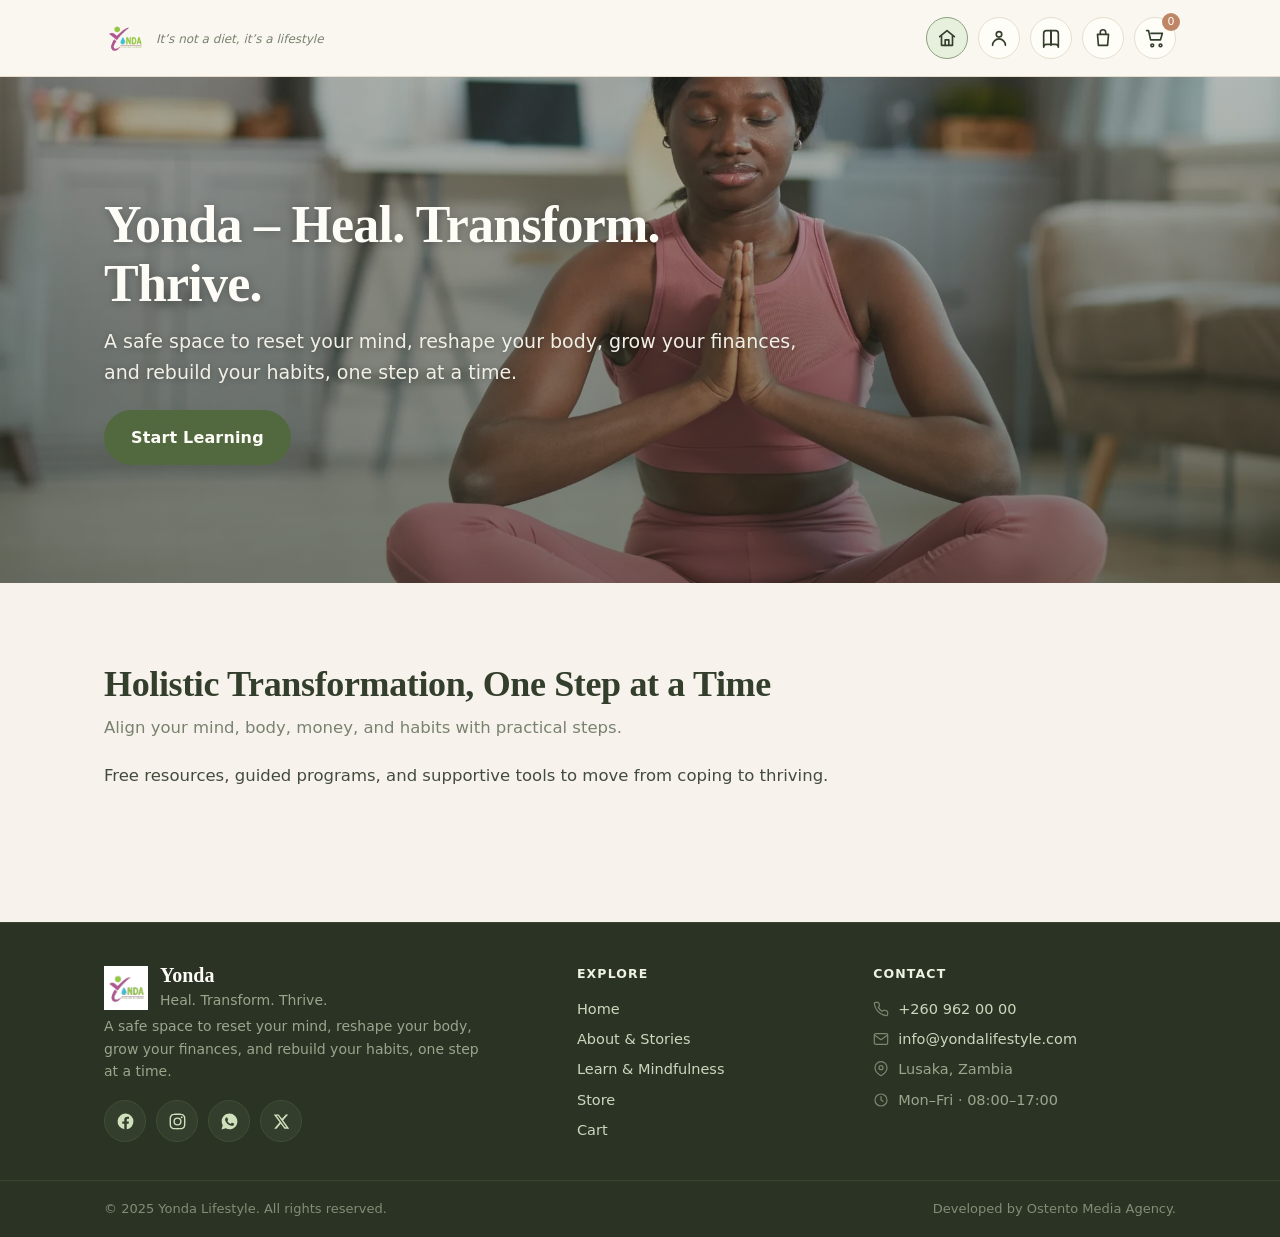
<file: index.html>
<!DOCTYPE html>
<html lang="en"><head>

  <meta charset="UTF-8">
  <meta name="viewport" content="width=device-width, initial-scale=1.0">
  <title>Yonda – Heal. Transform. Thrive.</title>
  <meta name="description" content="Yonda helps you reset your mind, reshape your body, grow your finances, and rebuild your habits, one practical step at a time.">
  <link rel="stylesheet" href="styles.css?v=6.8.0">
  <link rel="stylesheet" href="hero-images.css?v=6.8.0">
  <link rel="icon" href="icons/favicon.ico">
  <link rel="icon" type="image/png" sizes="32x32" href="icons/favicon-32x32.png">
  <link rel="icon" type="image/png" sizes="16x16" href="icons/favicon-16x16.png">
  <link rel="apple-touch-icon" href="icons/apple-touch-icon.png">
  <link rel="manifest" href="icons/site.webmanifest">
  <meta name="theme-color" content="#52693f">
  <meta property="og:title" content="Yonda – Heal. Transform. Thrive.">
  <meta property="og:description" content="A safe space to reset your mind, reshape your body, grow your finances, and rebuild your habits, one step at a time.">
  <meta property="og:type" content="website">
  <meta property="og:image" content="images/yonda-logo.png">
</head>
<body class="page-home">
<div class="site-wrapper">

  <header class="site-header">
    <div class="container">
      <div class="navbar">
        <div class="brand">
          <img src="images/yonda-logo.png" alt="Yonda logo" class="brand-logo-img" fetchpriority="high">
          <div><span class="brand-tagline">It’s not a diet, it’s a lifestyle</span></div>
        </div>
        <button class="nav-toggle" aria-expanded="false" aria-controls="site-menu" aria-label="Toggle menu"><svg viewBox="0 0 24 24" aria-hidden="true"><path d="M3 6h18M3 12h18M3 18h18" stroke="currentColor" stroke-width="2" stroke-linecap="round"/></svg></button>
        <nav id="site-menu" class="nav-links"><a href="index.html" class="nav-icon active" aria-label="Home" title="Home"><svg viewBox="0 0 24 24" aria-hidden="true"><path d="M4 10.5 12 4l8 6.5"/><path d="M6 9.5V20h12V9.5"/><path d="M10 20v-6h4v6"/></svg><span class="sr-only">Home</span></a> <a href="about-stories.html" class="nav-icon" aria-label="About & Stories" title="About & Stories"><svg viewBox="0 0 24 24" aria-hidden="true"><circle cx="12" cy="8" r="3"/><path d="M5 20a7 7 0 0 1 14 0"/></svg><span class="sr-only">About & Stories</span></a> <a href="learn-mindfulness.html" class="nav-icon" aria-label="Learn & Mindfulness" title="Learn & Mindfulness"><svg viewBox="0 0 24 24" aria-hidden="true"><path d="M12 6v14"/><path d="M4 7a3 3 0 0 1 3-3h5v15H7a3 3 0 0 0-3 3z"/><path d="M20 7a3 3 0 0 0-3-3h-5v15h5a3 3 0 0 1 3 3z"/></svg><span class="sr-only">Learn & Mindfulness</span></a> <a href="store.html" class="nav-icon" aria-label="Store (Courses & Books)" title="Store (Courses & Books)"><svg viewBox="0 0 24 24" aria-hidden="true"><path d="M6 8h12l-1 12H7L6 8z"/><path d="M9 8V6a3 3 0 1 1 6 0v2"/></svg><span class="sr-only">Store (Courses & Books)</span></a> <a href="cart.html" class="nav-icon" aria-label="Cart" title="Cart"><svg viewBox="0 0 24 24" aria-hidden="true"><circle cx="9" cy="20" r="1.5"/><circle cx="18" cy="20" r="1.5"/><path d="M3 4h2l2.2 10h10.8l2-7H7.6"/></svg><span id="cart-count" class="cart-badge">0</span><span class="sr-only">Cart</span></a></nav>
      </div>
    </div>
  </header>

<main>

<section class="hero">
  <div class="container">
    <div class="hero-content">
      <h1 class="hero-title">Yonda – Heal. Transform. Thrive.</h1>
      <p class="hero-subtitle">A safe space to reset your mind, reshape your body, grow your finances, and rebuild your habits, one step at a time.</p>
      <div class="hero-actions">
        <a href="learn-mindfulness.html" class="btn btn-primary">Start Learning</a>
      </div>
    </div>
  </div>
</section>

<section class="section"><div class="container"><h2 class="section-heading">Holistic Transformation, One Step at a Time</h2><p class="section-subtitle">Align your mind, body, money, and habits with practical steps.</p><p>Free resources, guided programs, and supportive tools to move from coping to thriving.</p></div></section>
</main>

<footer class="site-footer" role="contentinfo">
  <div class="footer-top">
    <div class="container footer-grid">

      <div class="footer-brand">
        <div class="footer-brand-head">
          <img src="images/yonda-footer.webp" alt="Yonda" loading="lazy" decoding="async" width="48" height="48">
          <div>
            <h4>Yonda</h4>
            <p>Heal. Transform. Thrive.</p>
          </div>
        </div>
        <p class="footer-blurb">A safe space to reset your mind, reshape your body, grow your finances, and rebuild your habits, one step at a time.</p>
        <div class="footer-social">
          <a href="#" aria-label="Yonda on Facebook" title="Facebook"><svg viewBox="0 0 24 24" aria-hidden="true"><path d="M22 12a10 10 0 1 0-11.56 9.88v-6.99H7.9V12h2.54V9.8c0-2.5 1.49-3.89 3.78-3.89 1.09 0 2.24.2 2.24.2v2.46h-1.26c-1.24 0-1.63.77-1.63 1.56V12h2.78l-.44 2.89h-2.34v6.99A10 10 0 0 0 22 12z"/></svg></a>
          <a href="#" aria-label="Yonda on Instagram" title="Instagram"><svg viewBox="0 0 24 24" aria-hidden="true"><path fill-rule="evenodd" clip-rule="evenodd" d="M12 2c-2.7 0-3.05.01-4.12.06-1.06.05-1.79.22-2.43.47-.66.26-1.22.6-1.77 1.15-.55.55-.9 1.11-1.15 1.77-.25.64-.42 1.37-.47 2.43C2.01 8.95 2 9.3 2 12s.01 3.05.06 4.12c.05 1.06.22 1.79.47 2.43.26.66.6 1.22 1.15 1.77.55.55 1.11.9 1.77 1.15.64.25 1.37.42 2.43.47C8.95 21.99 9.3 22 12 22s3.05-.01 4.12-.06c1.06-.05 1.79-.22 2.43-.47.66-.26 1.22-.6 1.77-1.15.55-.55.9-1.11 1.15-1.77.25-.64.42-1.37.47-2.43.05-1.07.06-1.42.06-4.12s-.01-3.05-.06-4.12c-.05-1.06-.22-1.79-.47-2.43a4.9 4.9 0 0 0-1.15-1.77 4.9 4.9 0 0 0-1.77-1.15c-.64-.25-1.37-.42-2.43-.47C15.05 2.01 14.7 2 12 2zm0 1.8c2.67 0 2.98.01 4.04.06.97.04 1.5.21 1.85.35.47.18.8.4 1.15.75.35.35.57.68.75 1.15.14.35.31.88.35 1.85.05 1.06.06 1.37.06 4.04s-.01 2.98-.06 4.04c-.04.97-.21 1.5-.35 1.85-.18.47-.4.8-.75 1.15-.35.35-.68.57-1.15.75-.35.14-.88.31-1.85.35-1.06.05-1.37.06-4.04.06s-2.98-.01-4.04-.06c-.97-.04-1.5-.21-1.85-.35a3.1 3.1 0 0 1-1.15-.75 3.1 3.1 0 0 1-.75-1.15c-.14-.35-.31-.88-.35-1.85-.05-1.06-.06-1.37-.06-4.04s.01-2.98.06-4.04c.04-.97.21-1.5.35-1.85.18-.47.4-.8.75-1.15.35-.35.68-.57 1.15-.75.35-.14.88-.31 1.85-.35C9.02 3.81 9.33 3.8 12 3.8zm0 3.06A5.14 5.14 0 1 0 12 17.14 5.14 5.14 0 0 0 12 6.86zm0 8.48A3.34 3.34 0 1 1 12 8.66a3.34 3.34 0 0 1 0 6.68zm6.54-8.68a1.2 1.2 0 1 1-2.4 0 1.2 1.2 0 0 1 2.4 0z"/></svg></a>
          <a href="#" aria-label="Yonda on WhatsApp" title="WhatsApp"><svg viewBox="0 0 24 24" aria-hidden="true"><path d="M12.04 2C6.58 2 2.13 6.45 2.13 11.91c0 1.75.46 3.46 1.32 4.96L2 22l5.25-1.38a9.9 9.9 0 0 0 4.79 1.22h.01c5.46 0 9.91-4.45 9.91-9.91 0-2.65-1.03-5.14-2.9-7.02A9.82 9.82 0 0 0 12.04 2zm5.6 14.14c-.24.67-1.4 1.28-1.92 1.32-.49.05-.98.24-3.35-.7-2.83-1.12-4.62-4.02-4.76-4.21-.14-.19-1.14-1.52-1.14-2.9 0-1.38.72-2.06.98-2.34.26-.28.56-.35.75-.35.19 0 .37 0 .54.01.17.01.4-.07.63.48.24.56.8 1.94.87 2.08.07.14.12.3.02.49-.09.19-.14.3-.28.47-.14.16-.29.36-.42.49-.14.14-.28.28-.12.56.16.28.72 1.19 1.55 1.93 1.07.95 1.97 1.25 2.25 1.39.28.14.44.12.6-.07.16-.19.69-.81.87-1.09.18-.28.37-.23.63-.14.26.09 1.64.77 1.92.91.28.14.47.21.54.33.07.12.07.67-.17 1.34z"/></svg></a>
          <a href="#" aria-label="Yonda on X" title="X"><svg viewBox="0 0 24 24" aria-hidden="true"><path d="M17.53 3H20.5l-6.5 7.43L21.75 21h-6l-4.7-6.14L5.66 21H2.69l6.96-7.95L2.25 3h6.15l4.25 5.62L17.53 3zm-1.05 16.2h1.65L7.6 4.71H5.83l10.65 14.49z"/></svg></a>
        </div>
      </div>

      <nav class="footer-col" aria-label="Footer navigation">
        <h5 class="footer-heading">Explore</h5>
        <ul class="footer-links">
          <li><a href="index.html">Home</a></li>
          <li><a href="about-stories.html">About &amp; Stories</a></li>
          <li><a href="learn-mindfulness.html">Learn &amp; Mindfulness</a></li>
          <li><a href="store.html">Store</a></li>
          <li><a href="cart.html">Cart</a></li>
        </ul>
      </nav>

      <div class="footer-col">
        <h5 class="footer-heading">Contact</h5>
        <ul class="footer-links">
          <li><svg viewBox="0 0 24 24" aria-hidden="true"><path d="M22 16.9v3a2 2 0 0 1-2.2 2 19.8 19.8 0 0 1-8.6-3.1 19.5 19.5 0 0 1-6-6A19.8 19.8 0 0 1 2 4.2 2 2 0 0 1 4 2h3a2 2 0 0 1 2 1.7c.1.9.3 1.8.6 2.6a2 2 0 0 1-.5 2.1L7.9 9.6a16 16 0 0 0 6 6l1.2-1.2a2 2 0 0 1 2.1-.5c.8.3 1.7.5 2.6.6a2 2 0 0 1 1.7 2z"/></svg><a href="tel:+260962000000">+260 962 00 00</a></li>
          <li><svg viewBox="0 0 24 24" aria-hidden="true"><path d="M4 4h16a2 2 0 0 1 2 2v12a2 2 0 0 1-2 2H4a2 2 0 0 1-2-2V6a2 2 0 0 1 2-2z"/><path d="m22 6-10 7L2 6"/></svg><a href="mailto:info@yondalifestyle.com">info@yondalifestyle.com</a></li>
          <li><svg viewBox="0 0 24 24" aria-hidden="true"><path d="M21 10c0 7-9 12-9 12s-9-5-9-12a9 9 0 0 1 18 0z"/><circle cx="12" cy="10" r="3"/></svg>Lusaka, Zambia</li>
          <li><svg viewBox="0 0 24 24" aria-hidden="true"><circle cx="12" cy="12" r="9"/><path d="M12 7v5l3 2"/></svg>Mon–Fri · 08:00–17:00</li>
        </ul>
      </div>

    </div>
  </div>
  <div class="footer-bottom">
    <div class="container footer-bottom-inner">
      <div>© 2025 Yonda Lifestyle. All rights reserved.</div>
      <div>Developed by Ostento Media Agency.</div>
    </div>
  </div>
</footer>

</div>
<script src="products.js" defer></script><script src="site.js" defer></script>
<script src="menu.js" defer></script>
</body></html>
</file>
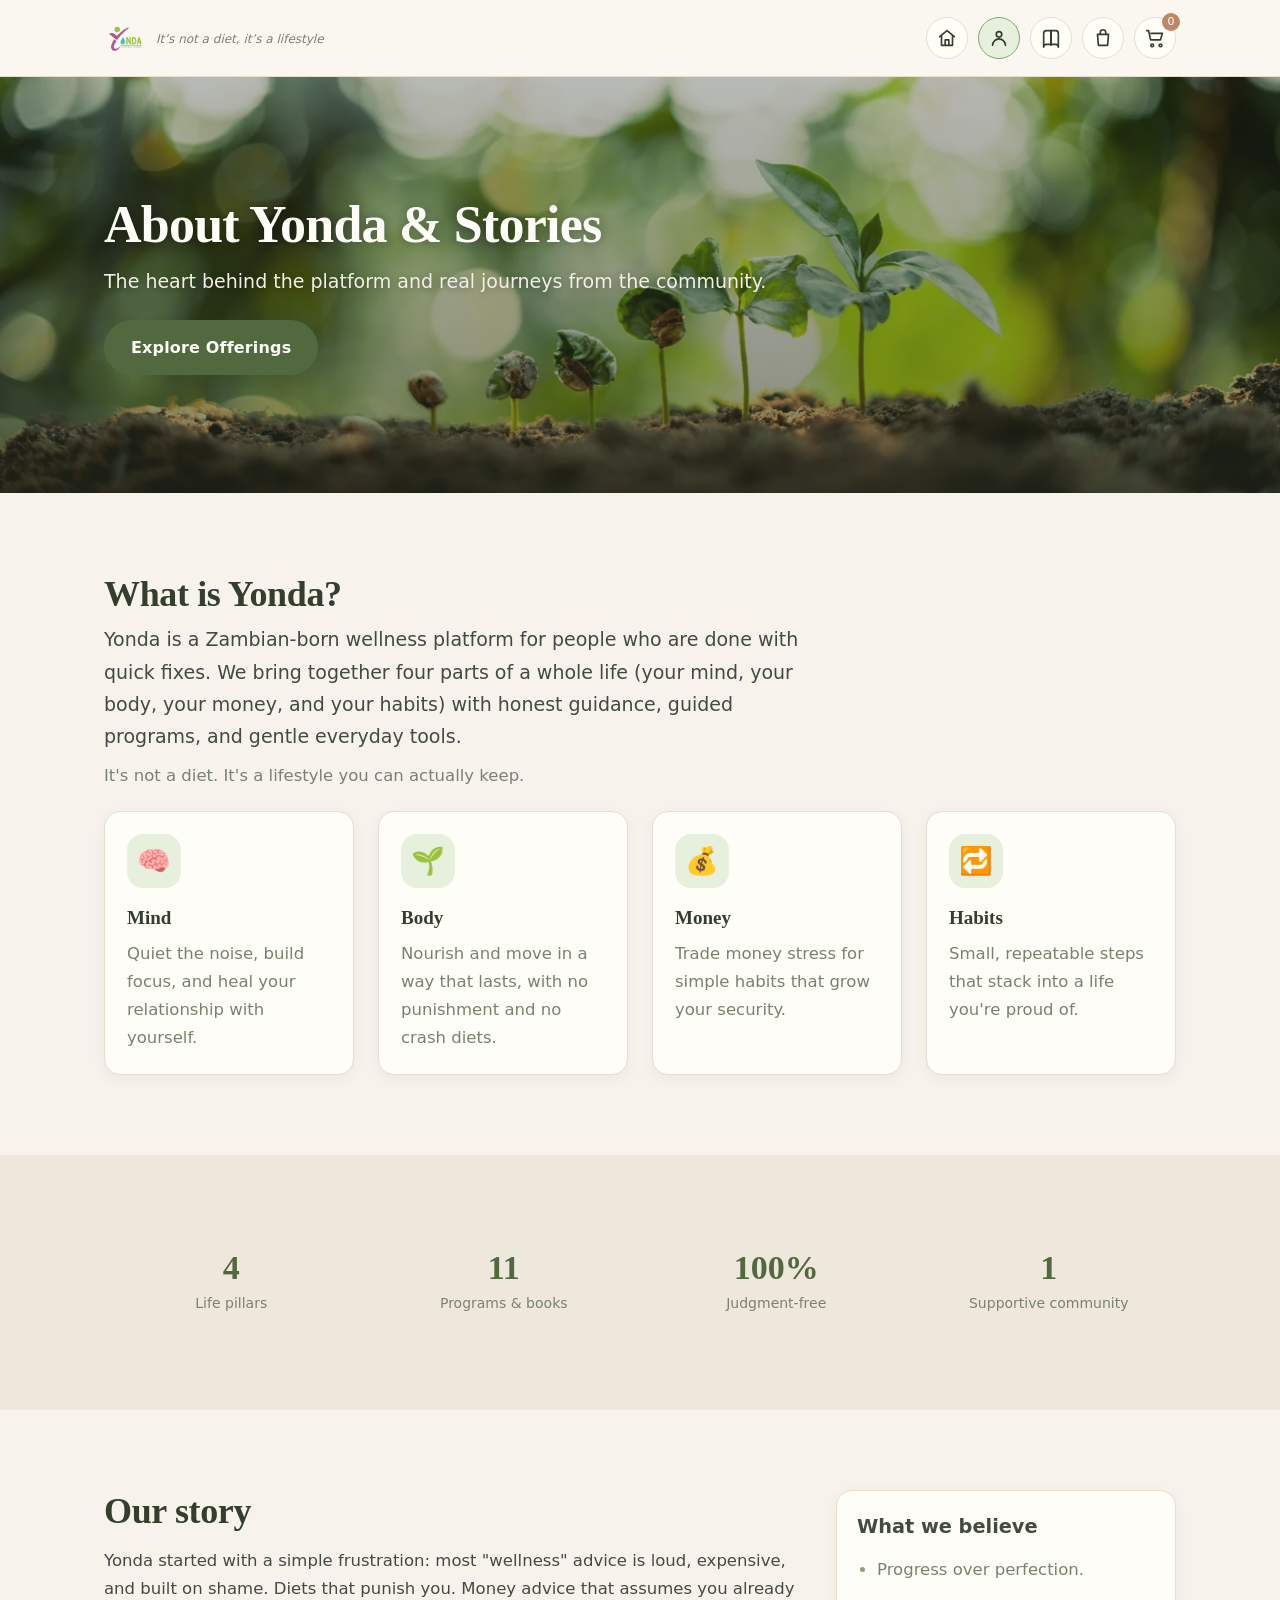
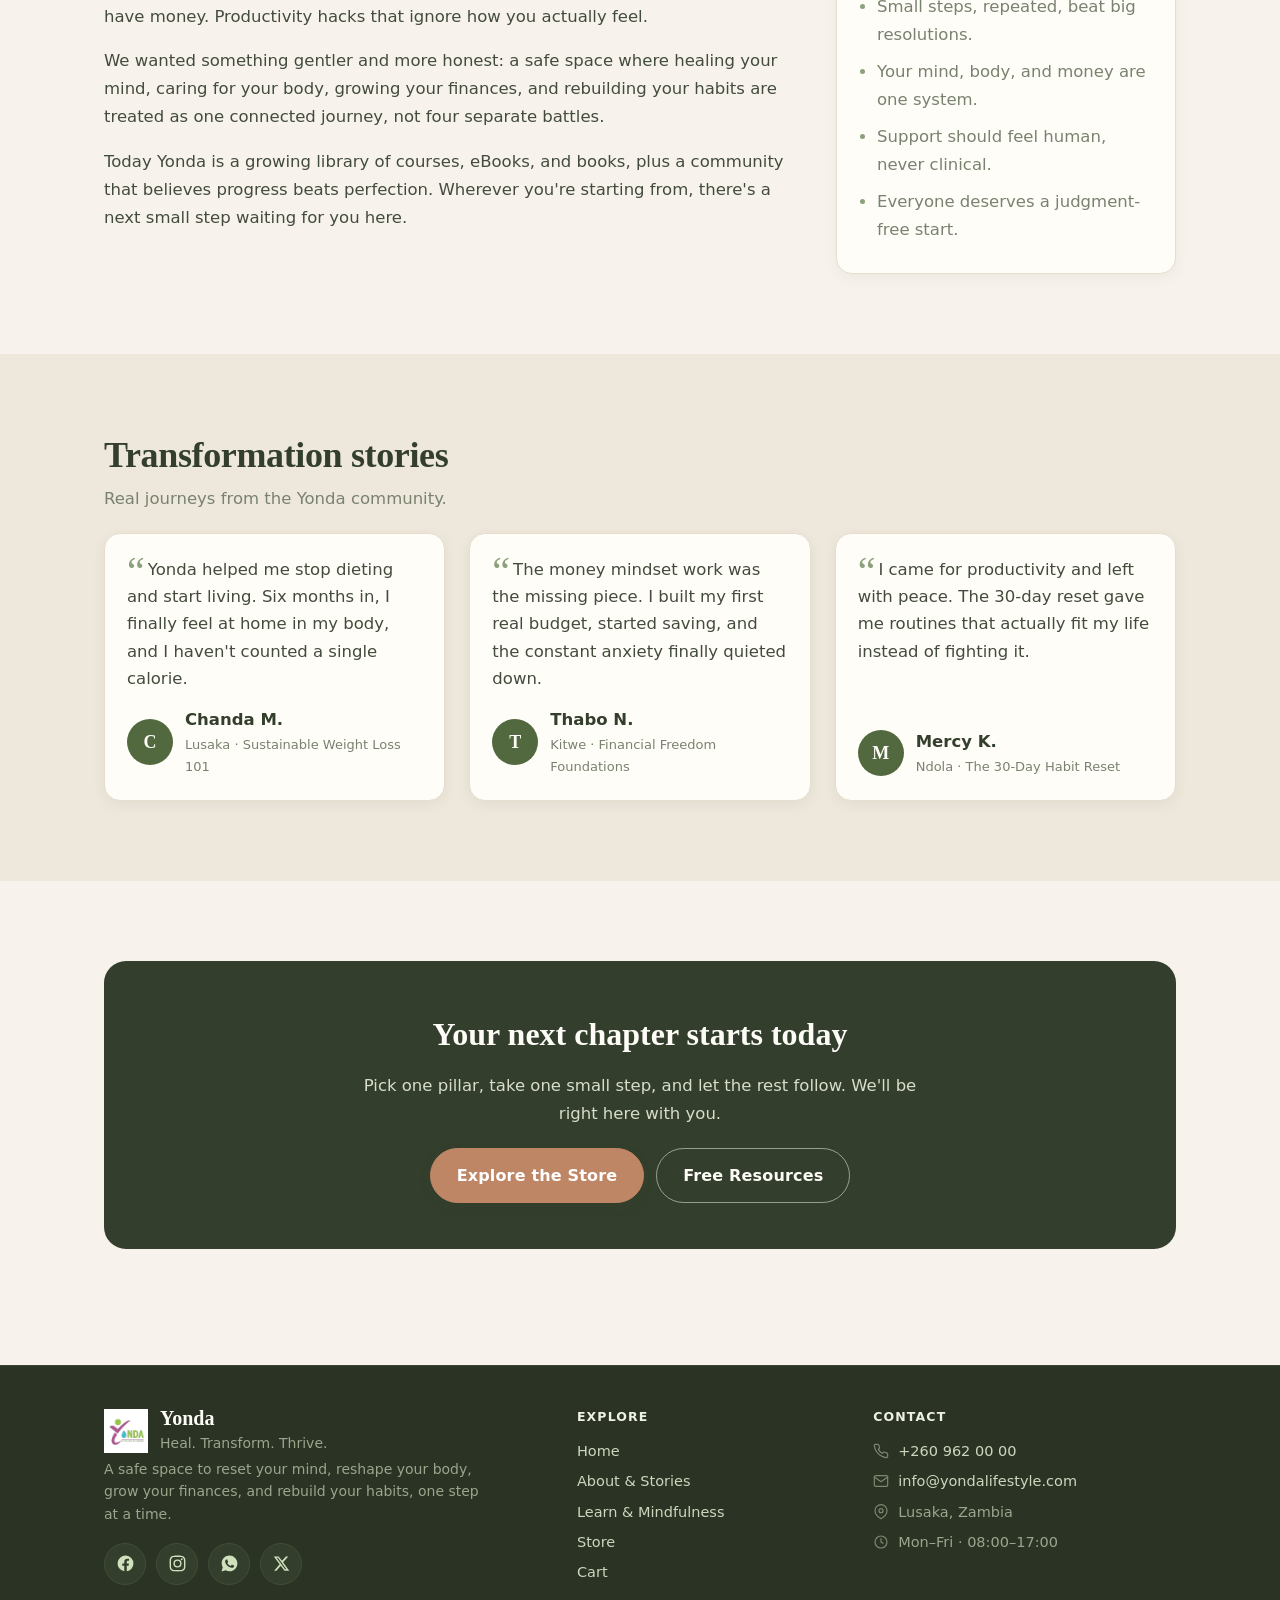
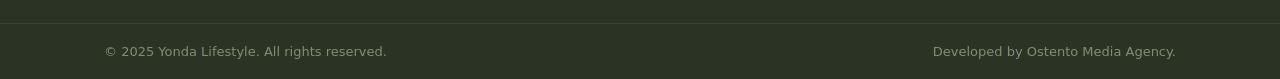
<file: about-stories.html>
<!DOCTYPE html>
<html lang="en"><head>

  <meta charset="UTF-8">
  <meta name="viewport" content="width=device-width, initial-scale=1.0">
  <title>About & Stories – Yonda</title>
  <meta name="description" content="The mission behind Yonda and real transformation stories from our community.">
  <link rel="stylesheet" href="styles.css?v=6.8.0">
  <link rel="stylesheet" href="hero-images.css?v=6.8.0">
  <link rel="icon" href="icons/favicon.ico">
  <link rel="icon" type="image/png" sizes="32x32" href="icons/favicon-32x32.png">
  <link rel="icon" type="image/png" sizes="16x16" href="icons/favicon-16x16.png">
  <link rel="apple-touch-icon" href="icons/apple-touch-icon.png">
  <link rel="manifest" href="icons/site.webmanifest">
  <meta name="theme-color" content="#52693f">
  <meta property="og:title" content="About & Stories – Yonda">
  <meta property="og:description" content="The mission behind Yonda and real transformation stories from our community.">
  <meta property="og:type" content="website">
  <meta property="og:image" content="images/yonda-logo.png">
</head>
<body class="page-about">
<div class="site-wrapper">

  <header class="site-header">
    <div class="container">
      <div class="navbar">
        <div class="brand">
          <img src="images/yonda-logo.png" alt="Yonda logo" class="brand-logo-img" fetchpriority="high">
          <div><span class="brand-tagline">It’s not a diet, it’s a lifestyle</span></div>
        </div>
        <button class="nav-toggle" aria-expanded="false" aria-controls="site-menu" aria-label="Toggle menu"><svg viewBox="0 0 24 24" aria-hidden="true"><path d="M3 6h18M3 12h18M3 18h18" stroke="currentColor" stroke-width="2" stroke-linecap="round"/></svg></button>
        <nav id="site-menu" class="nav-links"><a href="index.html" class="nav-icon" aria-label="Home" title="Home"><svg viewBox="0 0 24 24" aria-hidden="true"><path d="M4 10.5 12 4l8 6.5"/><path d="M6 9.5V20h12V9.5"/><path d="M10 20v-6h4v6"/></svg><span class="sr-only">Home</span></a> <a href="about-stories.html" class="nav-icon active" aria-label="About & Stories" title="About & Stories"><svg viewBox="0 0 24 24" aria-hidden="true"><circle cx="12" cy="8" r="3"/><path d="M5 20a7 7 0 0 1 14 0"/></svg><span class="sr-only">About & Stories</span></a> <a href="learn-mindfulness.html" class="nav-icon" aria-label="Learn & Mindfulness" title="Learn & Mindfulness"><svg viewBox="0 0 24 24" aria-hidden="true"><path d="M12 6v14"/><path d="M4 7a3 3 0 0 1 3-3h5v15H7a3 3 0 0 0-3 3z"/><path d="M20 7a3 3 0 0 0-3-3h-5v15h5a3 3 0 0 1 3 3z"/></svg><span class="sr-only">Learn & Mindfulness</span></a> <a href="store.html" class="nav-icon" aria-label="Store (Courses & Books)" title="Store (Courses & Books)"><svg viewBox="0 0 24 24" aria-hidden="true"><path d="M6 8h12l-1 12H7L6 8z"/><path d="M9 8V6a3 3 0 1 1 6 0v2"/></svg><span class="sr-only">Store (Courses & Books)</span></a> <a href="cart.html" class="nav-icon" aria-label="Cart" title="Cart"><svg viewBox="0 0 24 24" aria-hidden="true"><circle cx="9" cy="20" r="1.5"/><circle cx="18" cy="20" r="1.5"/><path d="M3 4h2l2.2 10h10.8l2-7H7.6"/></svg><span id="cart-count" class="cart-badge">0</span><span class="sr-only">Cart</span></a></nav>
      </div>
    </div>
  </header>

<main>

<section class="hero">
  <div class="container">
    <div class="hero-content">
      <h1 class="hero-title">About Yonda & Stories</h1>
      <p class="hero-subtitle">The heart behind the platform and real journeys from the community.</p>
      <div class="hero-actions">
        <a href="store.html" class="btn btn-primary">Explore Offerings</a>
      </div>
    </div>
  </div>
</section>

<section class="section">
  <div class="container">
    <h2 class="section-heading">What is Yonda?</h2>
    <p class="lead">Yonda is a Zambian-born wellness platform for people who are done with quick fixes. We bring together four parts of a whole life (your mind, your body, your money, and your habits) with honest guidance, guided programs, and gentle everyday tools.</p>
    <p class="section-subtitle">It's not a diet. It's a lifestyle you can actually keep.</p>
    <div class="grid grid-4" style="margin-top:10px">
      <article class="card feature"><span class="feature-icon" aria-hidden="true">🧠</span><h3>Mind</h3><p>Quiet the noise, build focus, and heal your relationship with yourself.</p></article>
      <article class="card feature"><span class="feature-icon" aria-hidden="true">🌱</span><h3>Body</h3><p>Nourish and move in a way that lasts, with no punishment and no crash diets.</p></article>
      <article class="card feature"><span class="feature-icon" aria-hidden="true">💰</span><h3>Money</h3><p>Trade money stress for simple habits that grow your security.</p></article>
      <article class="card feature"><span class="feature-icon" aria-hidden="true">🔁</span><h3>Habits</h3><p>Small, repeatable steps that stack into a life you're proud of.</p></article>
    </div>
  </div>
</section>

<section class="section section--soft">
  <div class="container">
    <div class="stats">
      <div class="stat"><span class="stat-num">4</span><span class="stat-label">Life pillars</span></div>
      <div class="stat"><span class="stat-num">11</span><span class="stat-label">Programs &amp; books</span></div>
      <div class="stat"><span class="stat-num">100%</span><span class="stat-label">Judgment-free</span></div>
      <div class="stat"><span class="stat-num">1</span><span class="stat-label">Supportive community</span></div>
    </div>
  </div>
</section>

<section class="section">
  <div class="container two-column">
    <div class="stack">
      <h2 class="section-heading">Our story</h2>
      <p>Yonda started with a simple frustration: most "wellness" advice is loud, expensive, and built on shame. Diets that punish you. Money advice that assumes you already have money. Productivity hacks that ignore how you actually feel.</p>
      <p>We wanted something gentler and more honest: a safe space where healing your mind, caring for your body, growing your finances, and rebuilding your habits are treated as one connected journey, not four separate battles.</p>
      <p>Today Yonda is a growing library of courses, eBooks, and books, plus a community that believes progress beats perfection. Wherever you're starting from, there's a next small step waiting for you here.</p>
    </div>
    <aside class="card" style="padding:20px">
      <h3 style="margin:0 0 12px; color:var(--ink)">What we believe</h3>
      <ul class="value-list">
        <li>Progress over perfection.</li>
        <li>Small steps, repeated, beat big resolutions.</li>
        <li>Your mind, body, and money are one system.</li>
        <li>Support should feel human, never clinical.</li>
        <li>Everyone deserves a judgment-free start.</li>
      </ul>
    </aside>
  </div>
</section>

<section class="section section--soft">
  <div class="container">
    <h2 class="section-heading">Transformation stories</h2>
    <p class="section-subtitle">Real journeys from the Yonda community.</p>
    <div class="grid grid-3">
      <article class="card quote-card">
        <p class="quote-text">Yonda helped me stop dieting and start living. Six months in, I finally feel at home in my body, and I haven't counted a single calorie.</p>
        <div class="quote-meta"><span class="quote-avatar" aria-hidden="true">C</span><div><div class="quote-name">Chanda M.</div><div class="quote-role">Lusaka · Sustainable Weight Loss 101</div></div></div>
      </article>
      <article class="card quote-card">
        <p class="quote-text">The money mindset work was the missing piece. I built my first real budget, started saving, and the constant anxiety finally quieted down.</p>
        <div class="quote-meta"><span class="quote-avatar" aria-hidden="true">T</span><div><div class="quote-name">Thabo N.</div><div class="quote-role">Kitwe · Financial Freedom Foundations</div></div></div>
      </article>
      <article class="card quote-card">
        <p class="quote-text">I came for productivity and left with peace. The 30-day reset gave me routines that actually fit my life instead of fighting it.</p>
        <div class="quote-meta"><span class="quote-avatar" aria-hidden="true">M</span><div><div class="quote-name">Mercy K.</div><div class="quote-role">Ndola · The 30-Day Habit Reset</div></div></div>
      </article>
    </div>
  </div>
</section>

<section class="section">
  <div class="container">
    <div class="cta">
      <h2>Your next chapter starts today</h2>
      <p>Pick one pillar, take one small step, and let the rest follow. We'll be right here with you.</p>
      <div class="cta-actions">
        <a href="store.html" class="btn btn-primary">Explore the Store</a>
        <a href="learn-mindfulness.html" class="btn btn-outline">Free Resources</a>
      </div>
    </div>
  </div>
</section>
</main>

<footer class="site-footer" role="contentinfo">
  <div class="footer-top">
    <div class="container footer-grid">

      <div class="footer-brand">
        <div class="footer-brand-head">
          <img src="images/yonda-footer.webp" alt="Yonda" loading="lazy" decoding="async" width="48" height="48">
          <div>
            <h4>Yonda</h4>
            <p>Heal. Transform. Thrive.</p>
          </div>
        </div>
        <p class="footer-blurb">A safe space to reset your mind, reshape your body, grow your finances, and rebuild your habits, one step at a time.</p>
        <div class="footer-social">
          <a href="#" aria-label="Yonda on Facebook" title="Facebook"><svg viewBox="0 0 24 24" aria-hidden="true"><path d="M22 12a10 10 0 1 0-11.56 9.88v-6.99H7.9V12h2.54V9.8c0-2.5 1.49-3.89 3.78-3.89 1.09 0 2.24.2 2.24.2v2.46h-1.26c-1.24 0-1.63.77-1.63 1.56V12h2.78l-.44 2.89h-2.34v6.99A10 10 0 0 0 22 12z"/></svg></a>
          <a href="#" aria-label="Yonda on Instagram" title="Instagram"><svg viewBox="0 0 24 24" aria-hidden="true"><path fill-rule="evenodd" clip-rule="evenodd" d="M12 2c-2.7 0-3.05.01-4.12.06-1.06.05-1.79.22-2.43.47-.66.26-1.22.6-1.77 1.15-.55.55-.9 1.11-1.15 1.77-.25.64-.42 1.37-.47 2.43C2.01 8.95 2 9.3 2 12s.01 3.05.06 4.12c.05 1.06.22 1.79.47 2.43.26.66.6 1.22 1.15 1.77.55.55 1.11.9 1.77 1.15.64.25 1.37.42 2.43.47C8.95 21.99 9.3 22 12 22s3.05-.01 4.12-.06c1.06-.05 1.79-.22 2.43-.47.66-.26 1.22-.6 1.77-1.15.55-.55.9-1.11 1.15-1.77.25-.64.42-1.37.47-2.43.05-1.07.06-1.42.06-4.12s-.01-3.05-.06-4.12c-.05-1.06-.22-1.79-.47-2.43a4.9 4.9 0 0 0-1.15-1.77 4.9 4.9 0 0 0-1.77-1.15c-.64-.25-1.37-.42-2.43-.47C15.05 2.01 14.7 2 12 2zm0 1.8c2.67 0 2.98.01 4.04.06.97.04 1.5.21 1.85.35.47.18.8.4 1.15.75.35.35.57.68.75 1.15.14.35.31.88.35 1.85.05 1.06.06 1.37.06 4.04s-.01 2.98-.06 4.04c-.04.97-.21 1.5-.35 1.85-.18.47-.4.8-.75 1.15-.35.35-.68.57-1.15.75-.35.14-.88.31-1.85.35-1.06.05-1.37.06-4.04.06s-2.98-.01-4.04-.06c-.97-.04-1.5-.21-1.85-.35a3.1 3.1 0 0 1-1.15-.75 3.1 3.1 0 0 1-.75-1.15c-.14-.35-.31-.88-.35-1.85-.05-1.06-.06-1.37-.06-4.04s.01-2.98.06-4.04c.04-.97.21-1.5.35-1.85.18-.47.4-.8.75-1.15.35-.35.68-.57 1.15-.75.35-.14.88-.31 1.85-.35C9.02 3.81 9.33 3.8 12 3.8zm0 3.06A5.14 5.14 0 1 0 12 17.14 5.14 5.14 0 0 0 12 6.86zm0 8.48A3.34 3.34 0 1 1 12 8.66a3.34 3.34 0 0 1 0 6.68zm6.54-8.68a1.2 1.2 0 1 1-2.4 0 1.2 1.2 0 0 1 2.4 0z"/></svg></a>
          <a href="#" aria-label="Yonda on WhatsApp" title="WhatsApp"><svg viewBox="0 0 24 24" aria-hidden="true"><path d="M12.04 2C6.58 2 2.13 6.45 2.13 11.91c0 1.75.46 3.46 1.32 4.96L2 22l5.25-1.38a9.9 9.9 0 0 0 4.79 1.22h.01c5.46 0 9.91-4.45 9.91-9.91 0-2.65-1.03-5.14-2.9-7.02A9.82 9.82 0 0 0 12.04 2zm5.6 14.14c-.24.67-1.4 1.28-1.92 1.32-.49.05-.98.24-3.35-.7-2.83-1.12-4.62-4.02-4.76-4.21-.14-.19-1.14-1.52-1.14-2.9 0-1.38.72-2.06.98-2.34.26-.28.56-.35.75-.35.19 0 .37 0 .54.01.17.01.4-.07.63.48.24.56.8 1.94.87 2.08.07.14.12.3.02.49-.09.19-.14.3-.28.47-.14.16-.29.36-.42.49-.14.14-.28.28-.12.56.16.28.72 1.19 1.55 1.93 1.07.95 1.97 1.25 2.25 1.39.28.14.44.12.6-.07.16-.19.69-.81.87-1.09.18-.28.37-.23.63-.14.26.09 1.64.77 1.92.91.28.14.47.21.54.33.07.12.07.67-.17 1.34z"/></svg></a>
          <a href="#" aria-label="Yonda on X" title="X"><svg viewBox="0 0 24 24" aria-hidden="true"><path d="M17.53 3H20.5l-6.5 7.43L21.75 21h-6l-4.7-6.14L5.66 21H2.69l6.96-7.95L2.25 3h6.15l4.25 5.62L17.53 3zm-1.05 16.2h1.65L7.6 4.71H5.83l10.65 14.49z"/></svg></a>
        </div>
      </div>

      <nav class="footer-col" aria-label="Footer navigation">
        <h5 class="footer-heading">Explore</h5>
        <ul class="footer-links">
          <li><a href="index.html">Home</a></li>
          <li><a href="about-stories.html">About &amp; Stories</a></li>
          <li><a href="learn-mindfulness.html">Learn &amp; Mindfulness</a></li>
          <li><a href="store.html">Store</a></li>
          <li><a href="cart.html">Cart</a></li>
        </ul>
      </nav>

      <div class="footer-col">
        <h5 class="footer-heading">Contact</h5>
        <ul class="footer-links">
          <li><svg viewBox="0 0 24 24" aria-hidden="true"><path d="M22 16.9v3a2 2 0 0 1-2.2 2 19.8 19.8 0 0 1-8.6-3.1 19.5 19.5 0 0 1-6-6A19.8 19.8 0 0 1 2 4.2 2 2 0 0 1 4 2h3a2 2 0 0 1 2 1.7c.1.9.3 1.8.6 2.6a2 2 0 0 1-.5 2.1L7.9 9.6a16 16 0 0 0 6 6l1.2-1.2a2 2 0 0 1 2.1-.5c.8.3 1.7.5 2.6.6a2 2 0 0 1 1.7 2z"/></svg><a href="tel:+260962000000">+260 962 00 00</a></li>
          <li><svg viewBox="0 0 24 24" aria-hidden="true"><path d="M4 4h16a2 2 0 0 1 2 2v12a2 2 0 0 1-2 2H4a2 2 0 0 1-2-2V6a2 2 0 0 1 2-2z"/><path d="m22 6-10 7L2 6"/></svg><a href="mailto:info@yondalifestyle.com">info@yondalifestyle.com</a></li>
          <li><svg viewBox="0 0 24 24" aria-hidden="true"><path d="M21 10c0 7-9 12-9 12s-9-5-9-12a9 9 0 0 1 18 0z"/><circle cx="12" cy="10" r="3"/></svg>Lusaka, Zambia</li>
          <li><svg viewBox="0 0 24 24" aria-hidden="true"><circle cx="12" cy="12" r="9"/><path d="M12 7v5l3 2"/></svg>Mon–Fri · 08:00–17:00</li>
        </ul>
      </div>

    </div>
  </div>
  <div class="footer-bottom">
    <div class="container footer-bottom-inner">
      <div>© 2025 Yonda Lifestyle. All rights reserved.</div>
      <div>Developed by Ostento Media Agency.</div>
    </div>
  </div>
</footer>

</div>
<script src="products.js" defer></script><script src="site.js" defer></script>
<script src="menu.js" defer></script>
</body></html>
</file>
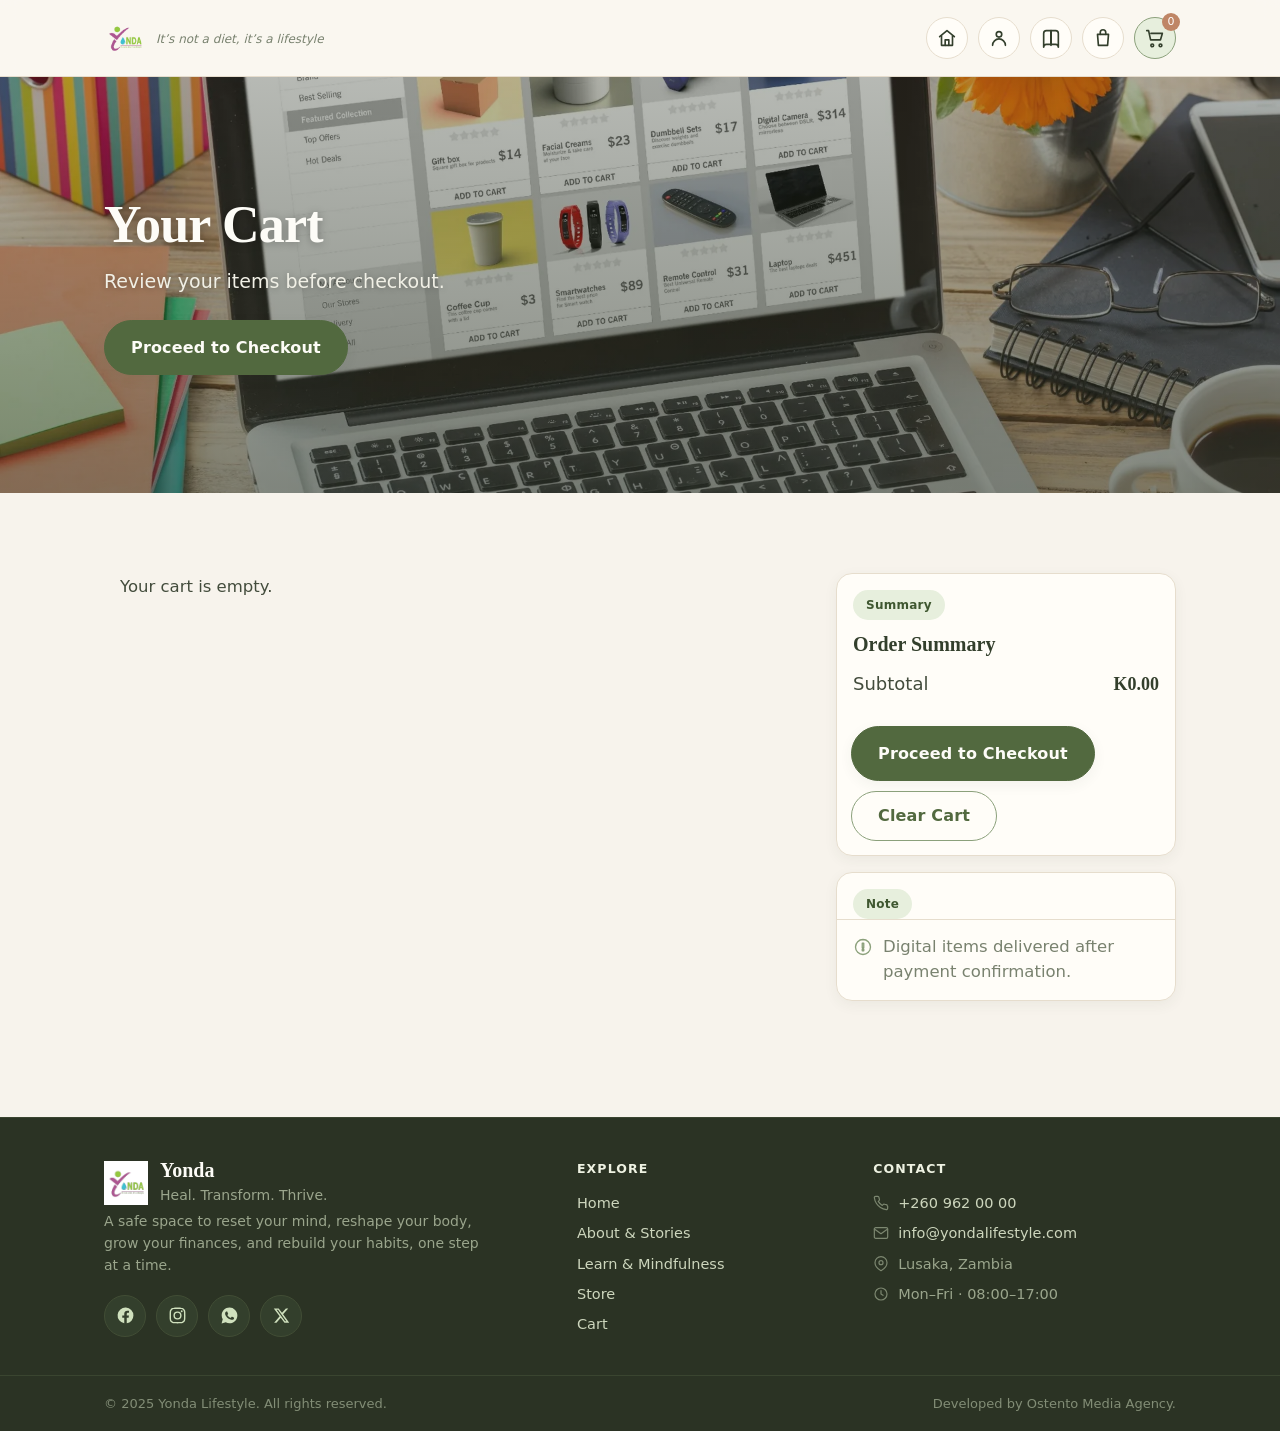
<file: cart.html>
<!DOCTYPE html>
<html lang="en"><head>

  <meta charset="UTF-8">
  <meta name="viewport" content="width=device-width, initial-scale=1.0">
  <title>Cart – Yonda</title>
  <meta name="description" content="Review the items in your Yonda cart before checkout.">
  <link rel="stylesheet" href="styles.css?v=6.8.0">
  <link rel="stylesheet" href="hero-images.css?v=6.8.0">
  <link rel="icon" href="icons/favicon.ico">
  <link rel="icon" type="image/png" sizes="32x32" href="icons/favicon-32x32.png">
  <link rel="icon" type="image/png" sizes="16x16" href="icons/favicon-16x16.png">
  <link rel="apple-touch-icon" href="icons/apple-touch-icon.png">
  <link rel="manifest" href="icons/site.webmanifest">
  <meta name="theme-color" content="#52693f">
  <meta property="og:title" content="Cart – Yonda">
  <meta property="og:description" content="Review the items in your Yonda cart before checkout.">
  <meta property="og:type" content="website">
  <meta property="og:image" content="images/yonda-logo.png">
</head>
<body class="page-cart">
<div class="site-wrapper">

  <header class="site-header">
    <div class="container">
      <div class="navbar">
        <div class="brand">
          <img src="images/yonda-logo.png" alt="Yonda logo" class="brand-logo-img" fetchpriority="high">
          <div><span class="brand-tagline">It’s not a diet, it’s a lifestyle</span></div>
        </div>
        <button class="nav-toggle" aria-expanded="false" aria-controls="site-menu" aria-label="Toggle menu"><svg viewBox="0 0 24 24" aria-hidden="true"><path d="M3 6h18M3 12h18M3 18h18" stroke="currentColor" stroke-width="2" stroke-linecap="round"/></svg></button>
        <nav id="site-menu" class="nav-links"><a href="index.html" class="nav-icon" aria-label="Home" title="Home"><svg viewBox="0 0 24 24" aria-hidden="true"><path d="M4 10.5 12 4l8 6.5"/><path d="M6 9.5V20h12V9.5"/><path d="M10 20v-6h4v6"/></svg><span class="sr-only">Home</span></a> <a href="about-stories.html" class="nav-icon" aria-label="About & Stories" title="About & Stories"><svg viewBox="0 0 24 24" aria-hidden="true"><circle cx="12" cy="8" r="3"/><path d="M5 20a7 7 0 0 1 14 0"/></svg><span class="sr-only">About & Stories</span></a> <a href="learn-mindfulness.html" class="nav-icon" aria-label="Learn & Mindfulness" title="Learn & Mindfulness"><svg viewBox="0 0 24 24" aria-hidden="true"><path d="M12 6v14"/><path d="M4 7a3 3 0 0 1 3-3h5v15H7a3 3 0 0 0-3 3z"/><path d="M20 7a3 3 0 0 0-3-3h-5v15h5a3 3 0 0 1 3 3z"/></svg><span class="sr-only">Learn & Mindfulness</span></a> <a href="store.html" class="nav-icon" aria-label="Store (Courses & Books)" title="Store (Courses & Books)"><svg viewBox="0 0 24 24" aria-hidden="true"><path d="M6 8h12l-1 12H7L6 8z"/><path d="M9 8V6a3 3 0 1 1 6 0v2"/></svg><span class="sr-only">Store (Courses & Books)</span></a> <a href="cart.html" class="nav-icon active" aria-label="Cart" title="Cart"><svg viewBox="0 0 24 24" aria-hidden="true"><circle cx="9" cy="20" r="1.5"/><circle cx="18" cy="20" r="1.5"/><path d="M3 4h2l2.2 10h10.8l2-7H7.6"/></svg><span id="cart-count" class="cart-badge">0</span><span class="sr-only">Cart</span></a></nav>
      </div>
    </div>
  </header>

<main>

<section class="hero">
  <div class="container">
    <div class="hero-content">
      <h1 class="hero-title">Your Cart</h1>
      <p class="hero-subtitle">Review your items before checkout.</p>
      <div class="hero-actions">
        <a href="checkout.html" class="btn btn-primary">Proceed to Checkout</a>
      </div>
    </div>
  </div>
</section>

<section class="section"><div class="container two-column"><div><div id="cart-items"></div></div><aside class="aside-sticky"><div class="card"><div class="card-tag">Summary</div><h3 class="card-title">Order Summary</h3><div id="cart-summary" class="card-body"></div><a href="checkout.html" class="btn btn-primary" style="margin:10px 14px">Proceed to Checkout</a><button id="btn-clear" class="btn btn-outline" style="margin:0 14px 14px">Clear Cart</button></div><div class="card info-card" style="margin-top:1rem;">
  <div class="card-tag">Note</div>
  <div class="info-row">
    <svg viewBox="0 0 24 24" aria-hidden="true"><path d="M12 2a10 10 0 1 0 10 10A10.011 10.011 0 0 0 12 2zm1 15h-2v-2h2zm0-4h-2V7h2z"/></svg>
    <p class="info-text">Digital items delivered after payment confirmation.</p>
  </div>
</div></aside></div></section>
</main>

<footer class="site-footer" role="contentinfo">
  <div class="footer-top">
    <div class="container footer-grid">

      <div class="footer-brand">
        <div class="footer-brand-head">
          <img src="images/yonda-footer.webp" alt="Yonda" loading="lazy" decoding="async" width="48" height="48">
          <div>
            <h4>Yonda</h4>
            <p>Heal. Transform. Thrive.</p>
          </div>
        </div>
        <p class="footer-blurb">A safe space to reset your mind, reshape your body, grow your finances, and rebuild your habits, one step at a time.</p>
        <div class="footer-social">
          <a href="#" aria-label="Yonda on Facebook" title="Facebook"><svg viewBox="0 0 24 24" aria-hidden="true"><path d="M22 12a10 10 0 1 0-11.56 9.88v-6.99H7.9V12h2.54V9.8c0-2.5 1.49-3.89 3.78-3.89 1.09 0 2.24.2 2.24.2v2.46h-1.26c-1.24 0-1.63.77-1.63 1.56V12h2.78l-.44 2.89h-2.34v6.99A10 10 0 0 0 22 12z"/></svg></a>
          <a href="#" aria-label="Yonda on Instagram" title="Instagram"><svg viewBox="0 0 24 24" aria-hidden="true"><path fill-rule="evenodd" clip-rule="evenodd" d="M12 2c-2.7 0-3.05.01-4.12.06-1.06.05-1.79.22-2.43.47-.66.26-1.22.6-1.77 1.15-.55.55-.9 1.11-1.15 1.77-.25.64-.42 1.37-.47 2.43C2.01 8.95 2 9.3 2 12s.01 3.05.06 4.12c.05 1.06.22 1.79.47 2.43.26.66.6 1.22 1.15 1.77.55.55 1.11.9 1.77 1.15.64.25 1.37.42 2.43.47C8.95 21.99 9.3 22 12 22s3.05-.01 4.12-.06c1.06-.05 1.79-.22 2.43-.47.66-.26 1.22-.6 1.77-1.15.55-.55.9-1.11 1.15-1.77.25-.64.42-1.37.47-2.43.05-1.07.06-1.42.06-4.12s-.01-3.05-.06-4.12c-.05-1.06-.22-1.79-.47-2.43a4.9 4.9 0 0 0-1.15-1.77 4.9 4.9 0 0 0-1.77-1.15c-.64-.25-1.37-.42-2.43-.47C15.05 2.01 14.7 2 12 2zm0 1.8c2.67 0 2.98.01 4.04.06.97.04 1.5.21 1.85.35.47.18.8.4 1.15.75.35.35.57.68.75 1.15.14.35.31.88.35 1.85.05 1.06.06 1.37.06 4.04s-.01 2.98-.06 4.04c-.04.97-.21 1.5-.35 1.85-.18.47-.4.8-.75 1.15-.35.35-.68.57-1.15.75-.35.14-.88.31-1.85.35-1.06.05-1.37.06-4.04.06s-2.98-.01-4.04-.06c-.97-.04-1.5-.21-1.85-.35a3.1 3.1 0 0 1-1.15-.75 3.1 3.1 0 0 1-.75-1.15c-.14-.35-.31-.88-.35-1.85-.05-1.06-.06-1.37-.06-4.04s.01-2.98.06-4.04c.04-.97.21-1.5.35-1.85.18-.47.4-.8.75-1.15.35-.35.68-.57 1.15-.75.35-.14.88-.31 1.85-.35C9.02 3.81 9.33 3.8 12 3.8zm0 3.06A5.14 5.14 0 1 0 12 17.14 5.14 5.14 0 0 0 12 6.86zm0 8.48A3.34 3.34 0 1 1 12 8.66a3.34 3.34 0 0 1 0 6.68zm6.54-8.68a1.2 1.2 0 1 1-2.4 0 1.2 1.2 0 0 1 2.4 0z"/></svg></a>
          <a href="#" aria-label="Yonda on WhatsApp" title="WhatsApp"><svg viewBox="0 0 24 24" aria-hidden="true"><path d="M12.04 2C6.58 2 2.13 6.45 2.13 11.91c0 1.75.46 3.46 1.32 4.96L2 22l5.25-1.38a9.9 9.9 0 0 0 4.79 1.22h.01c5.46 0 9.91-4.45 9.91-9.91 0-2.65-1.03-5.14-2.9-7.02A9.82 9.82 0 0 0 12.04 2zm5.6 14.14c-.24.67-1.4 1.28-1.92 1.32-.49.05-.98.24-3.35-.7-2.83-1.12-4.62-4.02-4.76-4.21-.14-.19-1.14-1.52-1.14-2.9 0-1.38.72-2.06.98-2.34.26-.28.56-.35.75-.35.19 0 .37 0 .54.01.17.01.4-.07.63.48.24.56.8 1.94.87 2.08.07.14.12.3.02.49-.09.19-.14.3-.28.47-.14.16-.29.36-.42.49-.14.14-.28.28-.12.56.16.28.72 1.19 1.55 1.93 1.07.95 1.97 1.25 2.25 1.39.28.14.44.12.6-.07.16-.19.69-.81.87-1.09.18-.28.37-.23.63-.14.26.09 1.64.77 1.92.91.28.14.47.21.54.33.07.12.07.67-.17 1.34z"/></svg></a>
          <a href="#" aria-label="Yonda on X" title="X"><svg viewBox="0 0 24 24" aria-hidden="true"><path d="M17.53 3H20.5l-6.5 7.43L21.75 21h-6l-4.7-6.14L5.66 21H2.69l6.96-7.95L2.25 3h6.15l4.25 5.62L17.53 3zm-1.05 16.2h1.65L7.6 4.71H5.83l10.65 14.49z"/></svg></a>
        </div>
      </div>

      <nav class="footer-col" aria-label="Footer navigation">
        <h5 class="footer-heading">Explore</h5>
        <ul class="footer-links">
          <li><a href="index.html">Home</a></li>
          <li><a href="about-stories.html">About &amp; Stories</a></li>
          <li><a href="learn-mindfulness.html">Learn &amp; Mindfulness</a></li>
          <li><a href="store.html">Store</a></li>
          <li><a href="cart.html">Cart</a></li>
        </ul>
      </nav>

      <div class="footer-col">
        <h5 class="footer-heading">Contact</h5>
        <ul class="footer-links">
          <li><svg viewBox="0 0 24 24" aria-hidden="true"><path d="M22 16.9v3a2 2 0 0 1-2.2 2 19.8 19.8 0 0 1-8.6-3.1 19.5 19.5 0 0 1-6-6A19.8 19.8 0 0 1 2 4.2 2 2 0 0 1 4 2h3a2 2 0 0 1 2 1.7c.1.9.3 1.8.6 2.6a2 2 0 0 1-.5 2.1L7.9 9.6a16 16 0 0 0 6 6l1.2-1.2a2 2 0 0 1 2.1-.5c.8.3 1.7.5 2.6.6a2 2 0 0 1 1.7 2z"/></svg><a href="tel:+260962000000">+260 962 00 00</a></li>
          <li><svg viewBox="0 0 24 24" aria-hidden="true"><path d="M4 4h16a2 2 0 0 1 2 2v12a2 2 0 0 1-2 2H4a2 2 0 0 1-2-2V6a2 2 0 0 1 2-2z"/><path d="m22 6-10 7L2 6"/></svg><a href="mailto:info@yondalifestyle.com">info@yondalifestyle.com</a></li>
          <li><svg viewBox="0 0 24 24" aria-hidden="true"><path d="M21 10c0 7-9 12-9 12s-9-5-9-12a9 9 0 0 1 18 0z"/><circle cx="12" cy="10" r="3"/></svg>Lusaka, Zambia</li>
          <li><svg viewBox="0 0 24 24" aria-hidden="true"><circle cx="12" cy="12" r="9"/><path d="M12 7v5l3 2"/></svg>Mon–Fri · 08:00–17:00</li>
        </ul>
      </div>

    </div>
  </div>
  <div class="footer-bottom">
    <div class="container footer-bottom-inner">
      <div>© 2025 Yonda Lifestyle. All rights reserved.</div>
      <div>Developed by Ostento Media Agency.</div>
    </div>
  </div>
</footer>

</div>
<script src="products.js" defer></script><script src="site.js" defer></script><script src="cart.js" defer></script>
<script src="menu.js" defer></script>
</body></html>
</file>
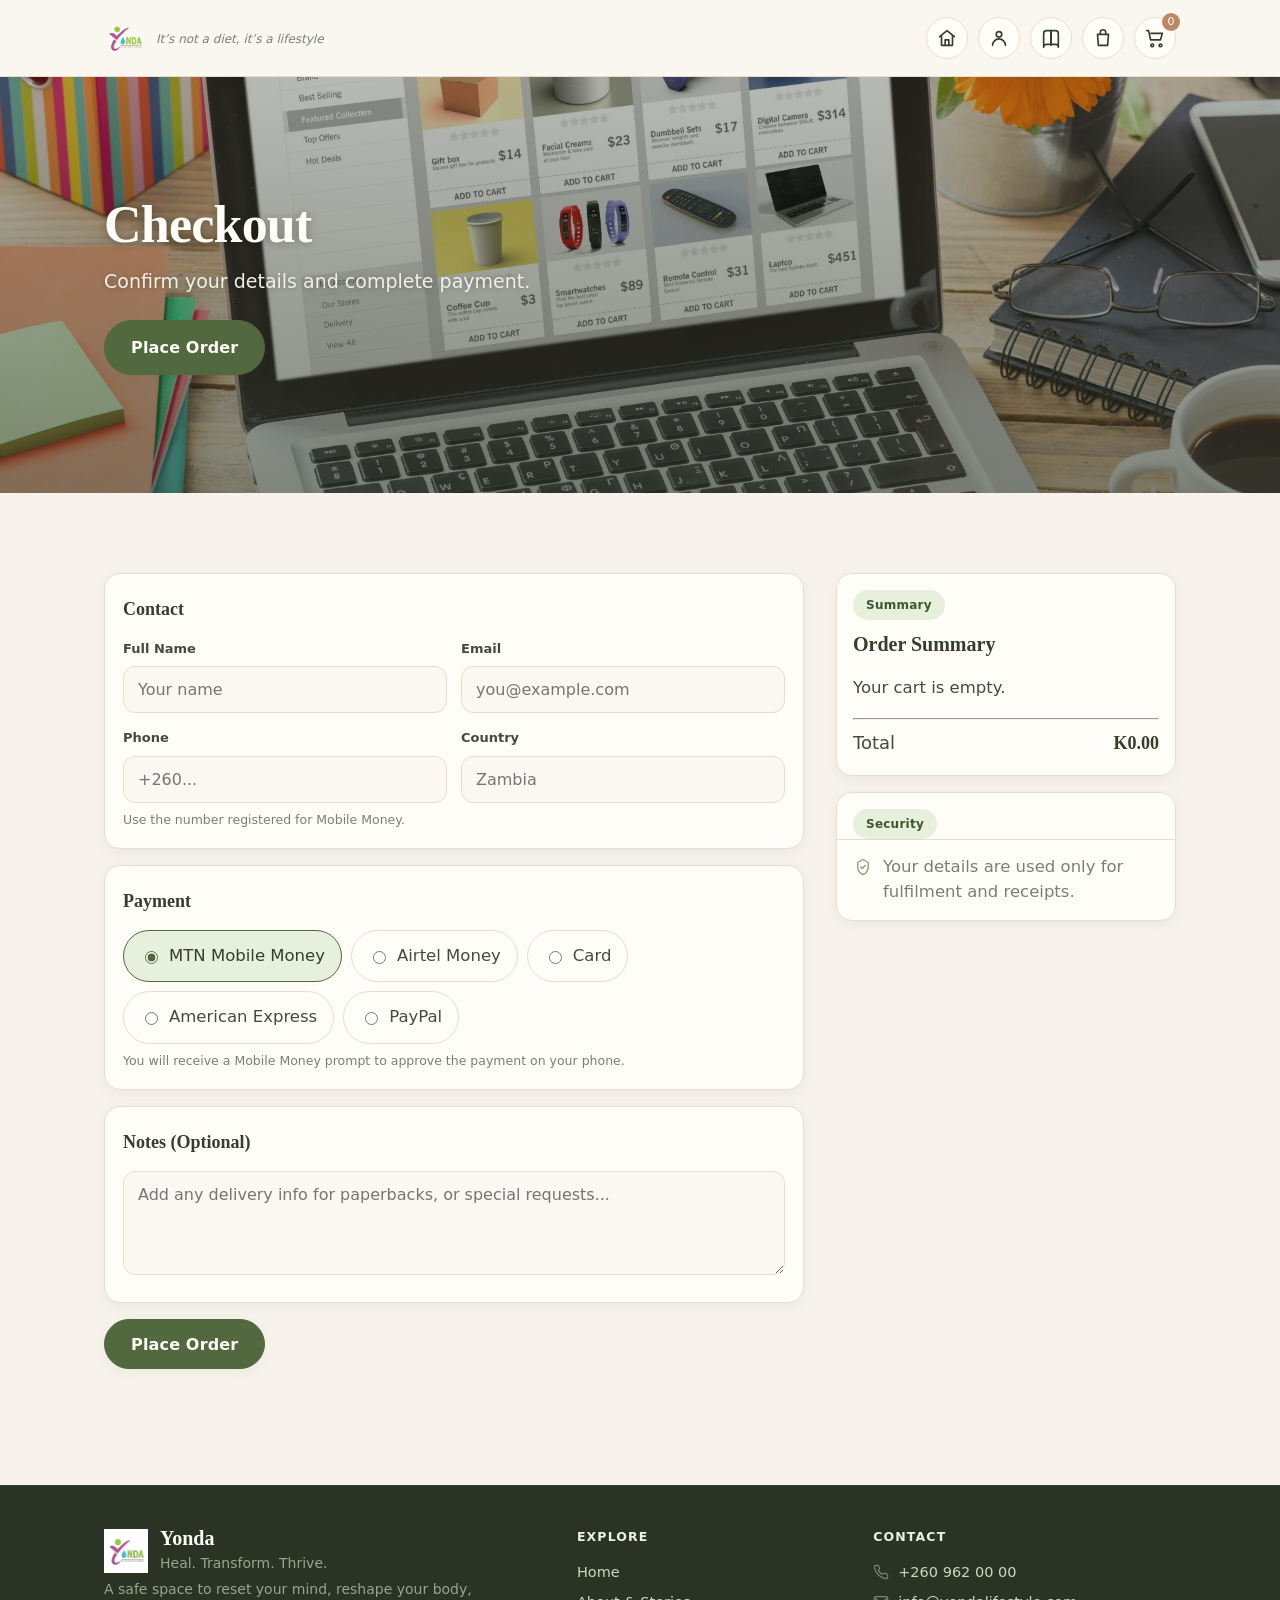
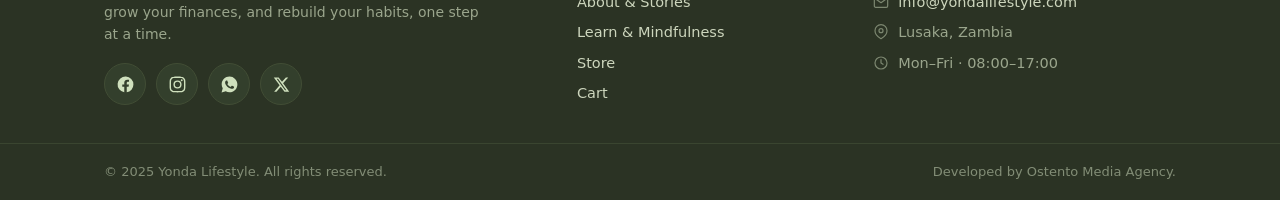
<file: checkout.html>
<!DOCTYPE html>
<html lang="en"><head>

  <meta charset="UTF-8">
  <meta name="viewport" content="width=device-width, initial-scale=1.0">
  <title>Checkout – Yonda</title>
  <meta name="description" content="Complete your Yonda purchase securely with Mobile Money or card.">
  <link rel="stylesheet" href="styles.css?v=6.8.0">
  <link rel="stylesheet" href="hero-images.css?v=6.8.0">
  <link rel="icon" href="icons/favicon.ico">
  <link rel="icon" type="image/png" sizes="32x32" href="icons/favicon-32x32.png">
  <link rel="icon" type="image/png" sizes="16x16" href="icons/favicon-16x16.png">
  <link rel="apple-touch-icon" href="icons/apple-touch-icon.png">
  <link rel="manifest" href="icons/site.webmanifest">
  <meta name="theme-color" content="#52693f">
  <meta property="og:title" content="Checkout – Yonda">
  <meta property="og:description" content="Complete your Yonda purchase securely with Mobile Money or card.">
  <meta property="og:type" content="website">
  <meta property="og:image" content="images/yonda-logo.png">
</head>
<body class="page-checkout">
<div class="site-wrapper">

  <header class="site-header">
    <div class="container">
      <div class="navbar">
        <div class="brand">
          <img src="images/yonda-logo.png" alt="Yonda logo" class="brand-logo-img" fetchpriority="high">
          <div><span class="brand-tagline">It’s not a diet, it’s a lifestyle</span></div>
        </div>
        <button class="nav-toggle" aria-expanded="false" aria-controls="site-menu" aria-label="Toggle menu"><svg viewBox="0 0 24 24" aria-hidden="true"><path d="M3 6h18M3 12h18M3 18h18" stroke="currentColor" stroke-width="2" stroke-linecap="round"/></svg></button>
        <nav id="site-menu" class="nav-links"><a href="index.html" class="nav-icon" aria-label="Home" title="Home"><svg viewBox="0 0 24 24" aria-hidden="true"><path d="M4 10.5 12 4l8 6.5"/><path d="M6 9.5V20h12V9.5"/><path d="M10 20v-6h4v6"/></svg><span class="sr-only">Home</span></a> <a href="about-stories.html" class="nav-icon" aria-label="About & Stories" title="About & Stories"><svg viewBox="0 0 24 24" aria-hidden="true"><circle cx="12" cy="8" r="3"/><path d="M5 20a7 7 0 0 1 14 0"/></svg><span class="sr-only">About & Stories</span></a> <a href="learn-mindfulness.html" class="nav-icon" aria-label="Learn & Mindfulness" title="Learn & Mindfulness"><svg viewBox="0 0 24 24" aria-hidden="true"><path d="M12 6v14"/><path d="M4 7a3 3 0 0 1 3-3h5v15H7a3 3 0 0 0-3 3z"/><path d="M20 7a3 3 0 0 0-3-3h-5v15h5a3 3 0 0 1 3 3z"/></svg><span class="sr-only">Learn & Mindfulness</span></a> <a href="store.html" class="nav-icon" aria-label="Store (Courses & Books)" title="Store (Courses & Books)"><svg viewBox="0 0 24 24" aria-hidden="true"><path d="M6 8h12l-1 12H7L6 8z"/><path d="M9 8V6a3 3 0 1 1 6 0v2"/></svg><span class="sr-only">Store (Courses & Books)</span></a> <a href="cart.html" class="nav-icon" aria-label="Cart" title="Cart"><svg viewBox="0 0 24 24" aria-hidden="true"><circle cx="9" cy="20" r="1.5"/><circle cx="18" cy="20" r="1.5"/><path d="M3 4h2l2.2 10h10.8l2-7H7.6"/></svg><span id="cart-count" class="cart-badge">0</span><span class="sr-only">Cart</span></a></nav>
      </div>
    </div>
  </header>

<main>

<section class="hero">
  <div class="container">
    <div class="hero-content">
      <h1 class="hero-title">Checkout</h1>
      <p class="hero-subtitle">Confirm your details and complete payment.</p>
      <div class="hero-actions">
        <a href="#btn-place" class="btn btn-primary">Place Order</a>
      </div>
    </div>
  </div>
</section>

<section class="section"><div class="container two-column"><div><div class="fieldset"><div class="legend">Contact</div><div class="form form-grid-2"><div class="form-row"><label class="label" for="co-name">Full Name</label><input class="input" id="co-name" placeholder="Your name"></div><div class="form-row"><label class="label" for="co-email">Email</label><input class="input" type="email" id="co-email" placeholder="you@example.com"></div><div class="form-row"><label class="label" for="co-phone">Phone</label><input class="input" id="co-phone" placeholder="+260..." inputmode="tel"><div class="help">Use the number registered for Mobile Money.</div></div><div class="form-row"><label class="label" for="co-country">Country</label><input class="input" id="co-country" placeholder="Zambia"></div></div></div><div class="fieldset" style="margin-top:1rem;"><div class="legend">Payment</div><div class="form"><div class="radio-row"><label class="radio-pill"><input type="radio" name="co-method" value="mtn" checked> MTN Mobile Money</label><label class="radio-pill"><input type="radio" name="co-method" value="airtel"> Airtel Money</label><label class="radio-pill"><input type="radio" name="co-method" value="card"> Card</label><label class="radio-pill"><input type="radio" name="co-method" value="amex"> American Express</label><label class="radio-pill"><input type="radio" name="co-method" value="paypal"> PayPal</label></div><div id="method-hint" class="help">You will receive a Mobile Money prompt to approve the payment on your phone.</div></div></div><div class="fieldset" style="margin-top:1rem;"><div class="legend">Notes (Optional)</div><div class="form-row"><textarea class="textarea" id="co-notes" rows="4" placeholder="Add any delivery info for paperbacks, or special requests..."></textarea></div></div><div class="form" style="margin-top:1rem;"><button id="btn-place" class="btn btn-primary">Place Order</button><p id="co-msg" style="display:none;margin-top:.6rem;color:var(--green);font-weight:700;">Order placed. Check your phone for the MTN/Airtel prompt.</p></div></div><aside class="aside-sticky"><div class="card"><div class="card-tag">Summary</div><h3 class="card-title">Order Summary</h3><div id="co-summary" class="card-body"></div></div><div class="card info-card" style="margin-top:1rem;">
  <div class="card-tag">Security</div>
  <div class="info-row">
    <svg viewBox="0 0 24 24" aria-hidden="true"><path d="M12 2l7 4v6c0 5-3.5 9-7 10-3.5-1-7-5-7-10V6l7-4z"/><path d="M9 12l2 2 4-4"/></svg>
    <p class="info-text">Your details are used only for fulfilment and receipts.</p>
  </div>
</div></aside></div></section>
</main>

<footer class="site-footer" role="contentinfo">
  <div class="footer-top">
    <div class="container footer-grid">

      <div class="footer-brand">
        <div class="footer-brand-head">
          <img src="images/yonda-footer.webp" alt="Yonda" loading="lazy" decoding="async" width="48" height="48">
          <div>
            <h4>Yonda</h4>
            <p>Heal. Transform. Thrive.</p>
          </div>
        </div>
        <p class="footer-blurb">A safe space to reset your mind, reshape your body, grow your finances, and rebuild your habits, one step at a time.</p>
        <div class="footer-social">
          <a href="#" aria-label="Yonda on Facebook" title="Facebook"><svg viewBox="0 0 24 24" aria-hidden="true"><path d="M22 12a10 10 0 1 0-11.56 9.88v-6.99H7.9V12h2.54V9.8c0-2.5 1.49-3.89 3.78-3.89 1.09 0 2.24.2 2.24.2v2.46h-1.26c-1.24 0-1.63.77-1.63 1.56V12h2.78l-.44 2.89h-2.34v6.99A10 10 0 0 0 22 12z"/></svg></a>
          <a href="#" aria-label="Yonda on Instagram" title="Instagram"><svg viewBox="0 0 24 24" aria-hidden="true"><path fill-rule="evenodd" clip-rule="evenodd" d="M12 2c-2.7 0-3.05.01-4.12.06-1.06.05-1.79.22-2.43.47-.66.26-1.22.6-1.77 1.15-.55.55-.9 1.11-1.15 1.77-.25.64-.42 1.37-.47 2.43C2.01 8.95 2 9.3 2 12s.01 3.05.06 4.12c.05 1.06.22 1.79.47 2.43.26.66.6 1.22 1.15 1.77.55.55 1.11.9 1.77 1.15.64.25 1.37.42 2.43.47C8.95 21.99 9.3 22 12 22s3.05-.01 4.12-.06c1.06-.05 1.79-.22 2.43-.47.66-.26 1.22-.6 1.77-1.15.55-.55.9-1.11 1.15-1.77.25-.64.42-1.37.47-2.43.05-1.07.06-1.42.06-4.12s-.01-3.05-.06-4.12c-.05-1.06-.22-1.79-.47-2.43a4.9 4.9 0 0 0-1.15-1.77 4.9 4.9 0 0 0-1.77-1.15c-.64-.25-1.37-.42-2.43-.47C15.05 2.01 14.7 2 12 2zm0 1.8c2.67 0 2.98.01 4.04.06.97.04 1.5.21 1.85.35.47.18.8.4 1.15.75.35.35.57.68.75 1.15.14.35.31.88.35 1.85.05 1.06.06 1.37.06 4.04s-.01 2.98-.06 4.04c-.04.97-.21 1.5-.35 1.85-.18.47-.4.8-.75 1.15-.35.35-.68.57-1.15.75-.35.14-.88.31-1.85.35-1.06.05-1.37.06-4.04.06s-2.98-.01-4.04-.06c-.97-.04-1.5-.21-1.85-.35a3.1 3.1 0 0 1-1.15-.75 3.1 3.1 0 0 1-.75-1.15c-.14-.35-.31-.88-.35-1.85-.05-1.06-.06-1.37-.06-4.04s.01-2.98.06-4.04c.04-.97.21-1.5.35-1.85.18-.47.4-.8.75-1.15.35-.35.68-.57 1.15-.75.35-.14.88-.31 1.85-.35C9.02 3.81 9.33 3.8 12 3.8zm0 3.06A5.14 5.14 0 1 0 12 17.14 5.14 5.14 0 0 0 12 6.86zm0 8.48A3.34 3.34 0 1 1 12 8.66a3.34 3.34 0 0 1 0 6.68zm6.54-8.68a1.2 1.2 0 1 1-2.4 0 1.2 1.2 0 0 1 2.4 0z"/></svg></a>
          <a href="#" aria-label="Yonda on WhatsApp" title="WhatsApp"><svg viewBox="0 0 24 24" aria-hidden="true"><path d="M12.04 2C6.58 2 2.13 6.45 2.13 11.91c0 1.75.46 3.46 1.32 4.96L2 22l5.25-1.38a9.9 9.9 0 0 0 4.79 1.22h.01c5.46 0 9.91-4.45 9.91-9.91 0-2.65-1.03-5.14-2.9-7.02A9.82 9.82 0 0 0 12.04 2zm5.6 14.14c-.24.67-1.4 1.28-1.92 1.32-.49.05-.98.24-3.35-.7-2.83-1.12-4.62-4.02-4.76-4.21-.14-.19-1.14-1.52-1.14-2.9 0-1.38.72-2.06.98-2.34.26-.28.56-.35.75-.35.19 0 .37 0 .54.01.17.01.4-.07.63.48.24.56.8 1.94.87 2.08.07.14.12.3.02.49-.09.19-.14.3-.28.47-.14.16-.29.36-.42.49-.14.14-.28.28-.12.56.16.28.72 1.19 1.55 1.93 1.07.95 1.97 1.25 2.25 1.39.28.14.44.12.6-.07.16-.19.69-.81.87-1.09.18-.28.37-.23.63-.14.26.09 1.64.77 1.92.91.28.14.47.21.54.33.07.12.07.67-.17 1.34z"/></svg></a>
          <a href="#" aria-label="Yonda on X" title="X"><svg viewBox="0 0 24 24" aria-hidden="true"><path d="M17.53 3H20.5l-6.5 7.43L21.75 21h-6l-4.7-6.14L5.66 21H2.69l6.96-7.95L2.25 3h6.15l4.25 5.62L17.53 3zm-1.05 16.2h1.65L7.6 4.71H5.83l10.65 14.49z"/></svg></a>
        </div>
      </div>

      <nav class="footer-col" aria-label="Footer navigation">
        <h5 class="footer-heading">Explore</h5>
        <ul class="footer-links">
          <li><a href="index.html">Home</a></li>
          <li><a href="about-stories.html">About &amp; Stories</a></li>
          <li><a href="learn-mindfulness.html">Learn &amp; Mindfulness</a></li>
          <li><a href="store.html">Store</a></li>
          <li><a href="cart.html">Cart</a></li>
        </ul>
      </nav>

      <div class="footer-col">
        <h5 class="footer-heading">Contact</h5>
        <ul class="footer-links">
          <li><svg viewBox="0 0 24 24" aria-hidden="true"><path d="M22 16.9v3a2 2 0 0 1-2.2 2 19.8 19.8 0 0 1-8.6-3.1 19.5 19.5 0 0 1-6-6A19.8 19.8 0 0 1 2 4.2 2 2 0 0 1 4 2h3a2 2 0 0 1 2 1.7c.1.9.3 1.8.6 2.6a2 2 0 0 1-.5 2.1L7.9 9.6a16 16 0 0 0 6 6l1.2-1.2a2 2 0 0 1 2.1-.5c.8.3 1.7.5 2.6.6a2 2 0 0 1 1.7 2z"/></svg><a href="tel:+260962000000">+260 962 00 00</a></li>
          <li><svg viewBox="0 0 24 24" aria-hidden="true"><path d="M4 4h16a2 2 0 0 1 2 2v12a2 2 0 0 1-2 2H4a2 2 0 0 1-2-2V6a2 2 0 0 1 2-2z"/><path d="m22 6-10 7L2 6"/></svg><a href="mailto:info@yondalifestyle.com">info@yondalifestyle.com</a></li>
          <li><svg viewBox="0 0 24 24" aria-hidden="true"><path d="M21 10c0 7-9 12-9 12s-9-5-9-12a9 9 0 0 1 18 0z"/><circle cx="12" cy="10" r="3"/></svg>Lusaka, Zambia</li>
          <li><svg viewBox="0 0 24 24" aria-hidden="true"><circle cx="12" cy="12" r="9"/><path d="M12 7v5l3 2"/></svg>Mon–Fri · 08:00–17:00</li>
        </ul>
      </div>

    </div>
  </div>
  <div class="footer-bottom">
    <div class="container footer-bottom-inner">
      <div>© 2025 Yonda Lifestyle. All rights reserved.</div>
      <div>Developed by Ostento Media Agency.</div>
    </div>
  </div>
</footer>

</div>
<script src="products.js" defer></script><script src="site.js" defer></script><script src="checkout.js" defer></script>
<script src="menu.js" defer></script>
</body></html>
</file>
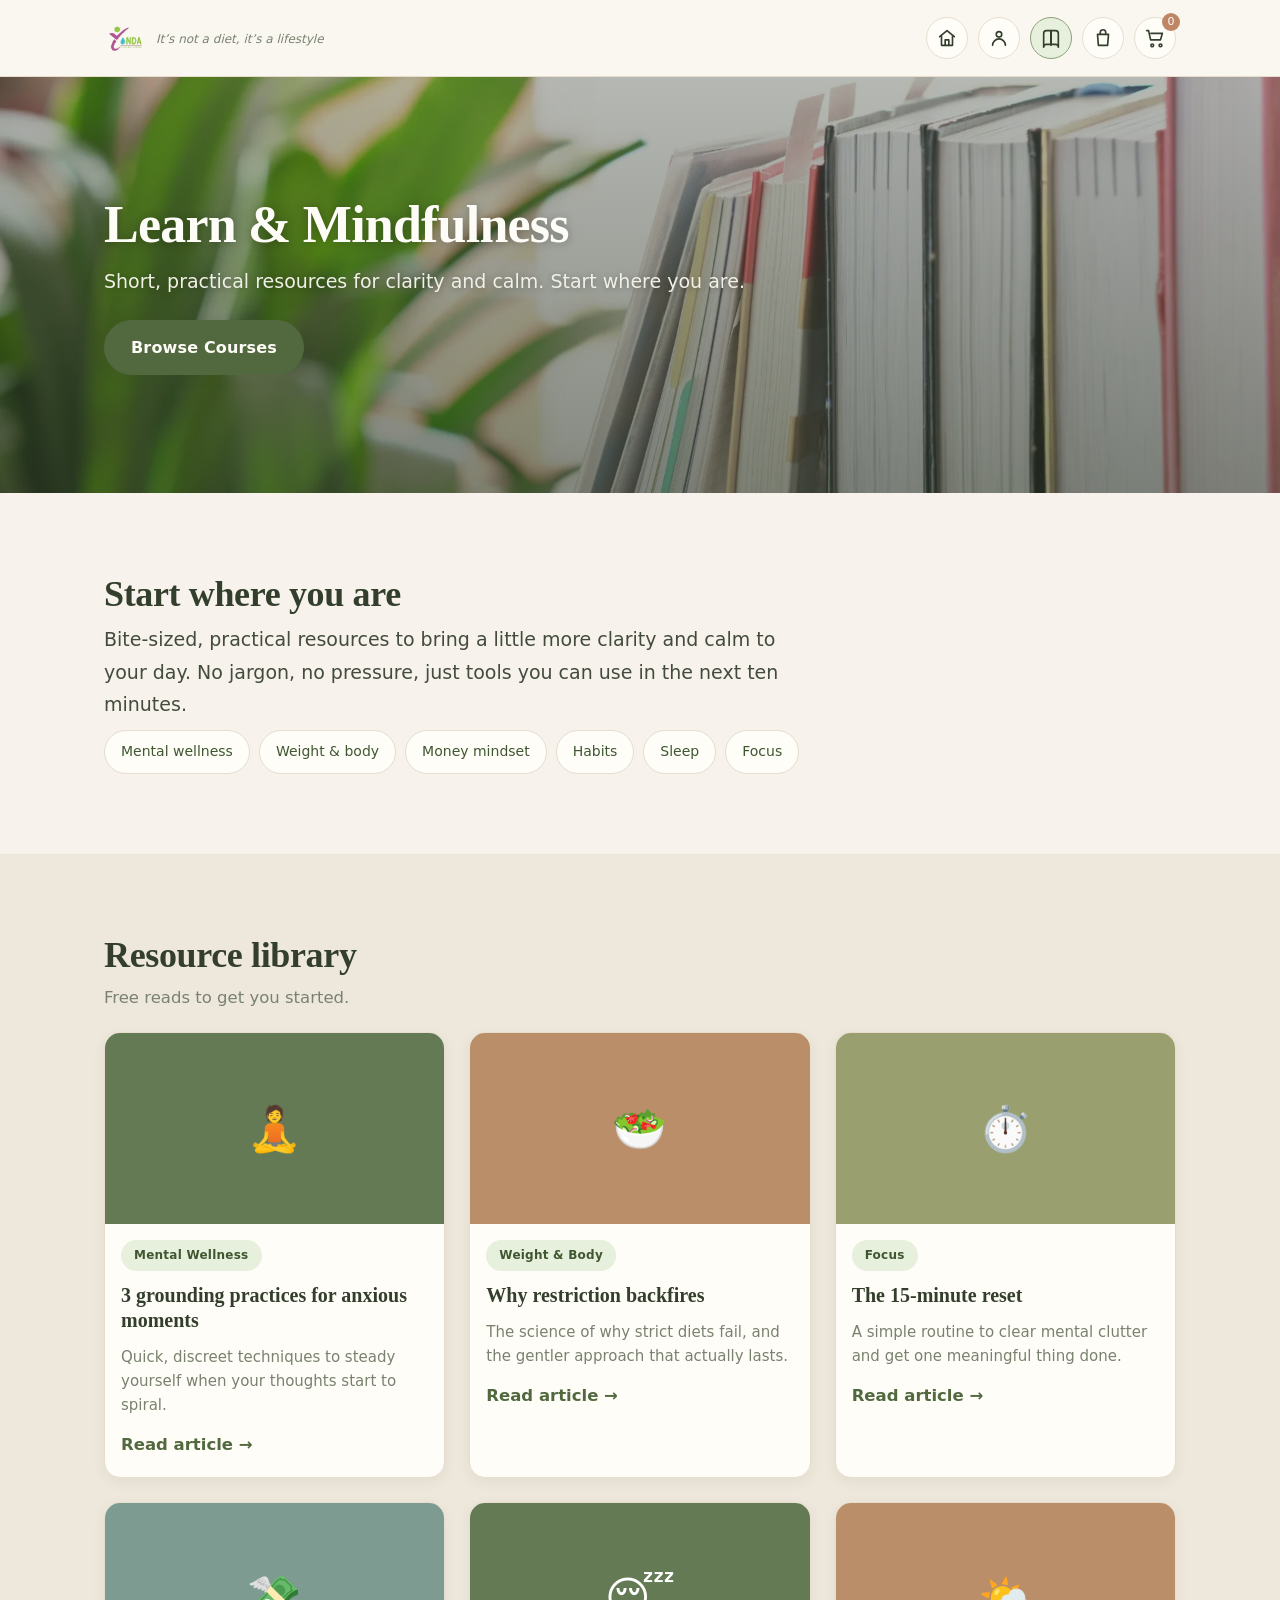
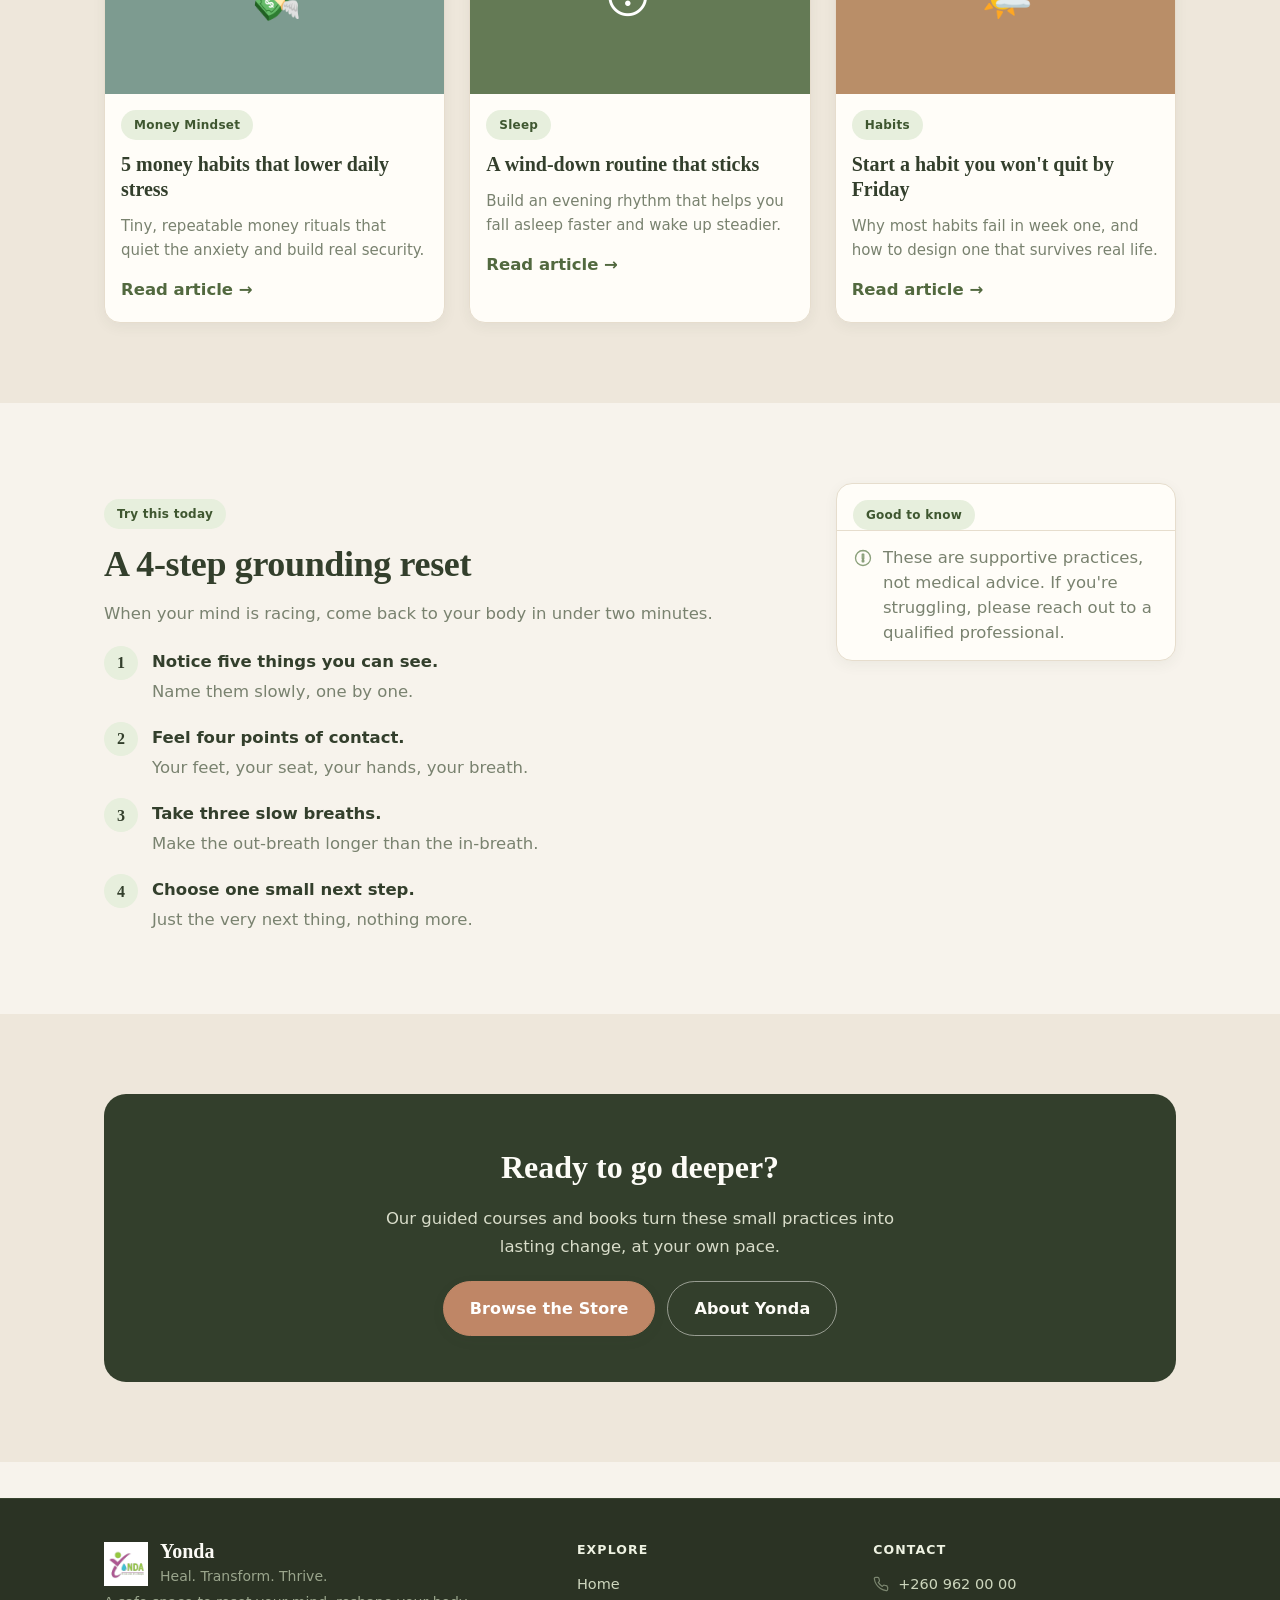
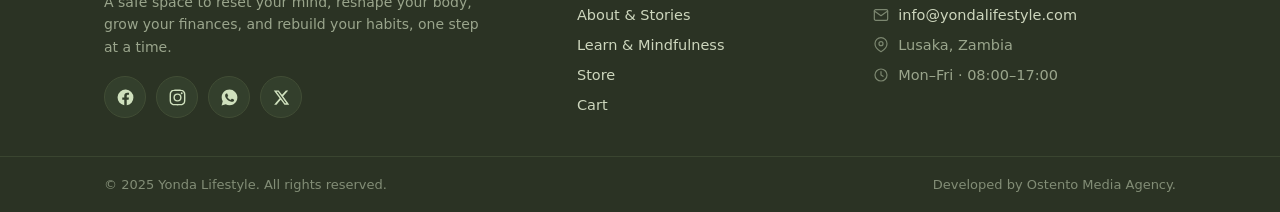
<file: learn-mindfulness.html>
<!DOCTYPE html>
<html lang="en"><head>

  <meta charset="UTF-8">
  <meta name="viewport" content="width=device-width, initial-scale=1.0">
  <title>Learn & Mindfulness – Yonda</title>
  <meta name="description" content="Short, practical mindfulness and wellness resources to bring clarity and calm. Start where you are.">
  <link rel="stylesheet" href="styles.css?v=6.8.0">
  <link rel="stylesheet" href="hero-images.css?v=6.8.0">
  <link rel="icon" href="icons/favicon.ico">
  <link rel="icon" type="image/png" sizes="32x32" href="icons/favicon-32x32.png">
  <link rel="icon" type="image/png" sizes="16x16" href="icons/favicon-16x16.png">
  <link rel="apple-touch-icon" href="icons/apple-touch-icon.png">
  <link rel="manifest" href="icons/site.webmanifest">
  <meta name="theme-color" content="#52693f">
  <meta property="og:title" content="Learn & Mindfulness – Yonda">
  <meta property="og:description" content="Short, practical mindfulness and wellness resources to bring clarity and calm. Start where you are.">
  <meta property="og:type" content="website">
  <meta property="og:image" content="images/yonda-logo.png">
</head>
<body class="page-learn">
<div class="site-wrapper">

  <header class="site-header">
    <div class="container">
      <div class="navbar">
        <div class="brand">
          <img src="images/yonda-logo.png" alt="Yonda logo" class="brand-logo-img" fetchpriority="high">
          <div><span class="brand-tagline">It’s not a diet, it’s a lifestyle</span></div>
        </div>
        <button class="nav-toggle" aria-expanded="false" aria-controls="site-menu" aria-label="Toggle menu"><svg viewBox="0 0 24 24" aria-hidden="true"><path d="M3 6h18M3 12h18M3 18h18" stroke="currentColor" stroke-width="2" stroke-linecap="round"/></svg></button>
        <nav id="site-menu" class="nav-links"><a href="index.html" class="nav-icon" aria-label="Home" title="Home"><svg viewBox="0 0 24 24" aria-hidden="true"><path d="M4 10.5 12 4l8 6.5"/><path d="M6 9.5V20h12V9.5"/><path d="M10 20v-6h4v6"/></svg><span class="sr-only">Home</span></a> <a href="about-stories.html" class="nav-icon" aria-label="About & Stories" title="About & Stories"><svg viewBox="0 0 24 24" aria-hidden="true"><circle cx="12" cy="8" r="3"/><path d="M5 20a7 7 0 0 1 14 0"/></svg><span class="sr-only">About & Stories</span></a> <a href="learn-mindfulness.html" class="nav-icon active" aria-label="Learn & Mindfulness" title="Learn & Mindfulness"><svg viewBox="0 0 24 24" aria-hidden="true"><path d="M12 6v14"/><path d="M4 7a3 3 0 0 1 3-3h5v15H7a3 3 0 0 0-3 3z"/><path d="M20 7a3 3 0 0 0-3-3h-5v15h5a3 3 0 0 1 3 3z"/></svg><span class="sr-only">Learn & Mindfulness</span></a> <a href="store.html" class="nav-icon" aria-label="Store (Courses & Books)" title="Store (Courses & Books)"><svg viewBox="0 0 24 24" aria-hidden="true"><path d="M6 8h12l-1 12H7L6 8z"/><path d="M9 8V6a3 3 0 1 1 6 0v2"/></svg><span class="sr-only">Store (Courses & Books)</span></a> <a href="cart.html" class="nav-icon" aria-label="Cart" title="Cart"><svg viewBox="0 0 24 24" aria-hidden="true"><circle cx="9" cy="20" r="1.5"/><circle cx="18" cy="20" r="1.5"/><path d="M3 4h2l2.2 10h10.8l2-7H7.6"/></svg><span id="cart-count" class="cart-badge">0</span><span class="sr-only">Cart</span></a></nav>
      </div>
    </div>
  </header>

<main>

<section class="hero">
  <div class="container">
    <div class="hero-content">
      <h1 class="hero-title">Learn & Mindfulness</h1>
      <p class="hero-subtitle">Short, practical resources for clarity and calm. Start where you are.</p>
      <div class="hero-actions">
        <a href="store.html#filter=course" class="btn btn-primary">Browse Courses</a>
      </div>
    </div>
  </div>
</section>

<section class="section">
  <div class="container">
    <h2 class="section-heading">Start where you are</h2>
    <p class="lead">Bite-sized, practical resources to bring a little more clarity and calm to your day. No jargon, no pressure, just tools you can use in the next ten minutes.</p>
    <ul class="pill-list" aria-label="Topics">
      <li>Mental wellness</li>
      <li>Weight &amp; body</li>
      <li>Money mindset</li>
      <li>Habits</li>
      <li>Sleep</li>
      <li>Focus</li>
    </ul>
  </div>
</section>

<section class="section section--soft">
  <div class="container">
    <h2 class="section-heading">Resource library</h2>
    <p class="section-subtitle">Free reads to get you started.</p>
    <div class="grid grid-3">
      <article class="card">
        <div class="thumb thumb--a" aria-hidden="true">🧘</div>
        <span class="card-tag">Mental Wellness</span>
        <h3 class="card-title">3 grounding practices for anxious moments</h3>
        <p class="card-excerpt">Quick, discreet techniques to steady yourself when your thoughts start to spiral.</p>
        <a href="#" class="card-link">Read article</a>
      </article>
      <article class="card">
        <div class="thumb thumb--c" aria-hidden="true">🥗</div>
        <span class="card-tag">Weight &amp; Body</span>
        <h3 class="card-title">Why restriction backfires</h3>
        <p class="card-excerpt">The science of why strict diets fail, and the gentler approach that actually lasts.</p>
        <a href="#" class="card-link">Read article</a>
      </article>
      <article class="card">
        <div class="thumb thumb--d" aria-hidden="true">⏱️</div>
        <span class="card-tag">Focus</span>
        <h3 class="card-title">The 15-minute reset</h3>
        <p class="card-excerpt">A simple routine to clear mental clutter and get one meaningful thing done.</p>
        <a href="#" class="card-link">Read article</a>
      </article>
      <article class="card">
        <div class="thumb thumb--b" aria-hidden="true">💸</div>
        <span class="card-tag">Money Mindset</span>
        <h3 class="card-title">5 money habits that lower daily stress</h3>
        <p class="card-excerpt">Tiny, repeatable money rituals that quiet the anxiety and build real security.</p>
        <a href="#" class="card-link">Read article</a>
      </article>
      <article class="card">
        <div class="thumb thumb--a" aria-hidden="true">😴</div>
        <span class="card-tag">Sleep</span>
        <h3 class="card-title">A wind-down routine that sticks</h3>
        <p class="card-excerpt">Build an evening rhythm that helps you fall asleep faster and wake up steadier.</p>
        <a href="#" class="card-link">Read article</a>
      </article>
      <article class="card">
        <div class="thumb thumb--c" aria-hidden="true">🌤️</div>
        <span class="card-tag">Habits</span>
        <h3 class="card-title">Start a habit you won't quit by Friday</h3>
        <p class="card-excerpt">Why most habits fail in week one, and how to design one that survives real life.</p>
        <a href="#" class="card-link">Read article</a>
      </article>
    </div>
  </div>
</section>

<section class="section">
  <div class="container two-column">
    <div class="stack">
      <span class="card-tag" style="margin-left:0">Try this today</span>
      <h2 class="section-heading">A 4-step grounding reset</h2>
      <p class="section-subtitle">When your mind is racing, come back to your body in under two minutes.</p>
      <ol class="steps">
        <li><strong>Notice five things you can see.</strong> Name them slowly, one by one.</li>
        <li><strong>Feel four points of contact.</strong> Your feet, your seat, your hands, your breath.</li>
        <li><strong>Take three slow breaths.</strong> Make the out-breath longer than the in-breath.</li>
        <li><strong>Choose one small next step.</strong> Just the very next thing, nothing more.</li>
      </ol>
    </div>
    <aside class="card info-card">
      <div class="card-tag">Good to know</div>
      <div class="info-row">
        <svg viewBox="0 0 24 24" aria-hidden="true"><path d="M12 2a10 10 0 1 0 10 10A10.011 10.011 0 0 0 12 2zm1 15h-2v-2h2zm0-4h-2V7h2z"/></svg>
        <p class="info-text">These are supportive practices, not medical advice. If you're struggling, please reach out to a qualified professional.</p>
      </div>
    </aside>
  </div>
</section>

<section class="section section--soft">
  <div class="container">
    <div class="cta">
      <h2>Ready to go deeper?</h2>
      <p>Our guided courses and books turn these small practices into lasting change, at your own pace.</p>
      <div class="cta-actions">
        <a href="store.html" class="btn btn-primary">Browse the Store</a>
        <a href="about-stories.html" class="btn btn-outline">About Yonda</a>
      </div>
    </div>
  </div>
</section>
</main>

<footer class="site-footer" role="contentinfo">
  <div class="footer-top">
    <div class="container footer-grid">

      <div class="footer-brand">
        <div class="footer-brand-head">
          <img src="images/yonda-footer.webp" alt="Yonda" loading="lazy" decoding="async" width="48" height="48">
          <div>
            <h4>Yonda</h4>
            <p>Heal. Transform. Thrive.</p>
          </div>
        </div>
        <p class="footer-blurb">A safe space to reset your mind, reshape your body, grow your finances, and rebuild your habits, one step at a time.</p>
        <div class="footer-social">
          <a href="#" aria-label="Yonda on Facebook" title="Facebook"><svg viewBox="0 0 24 24" aria-hidden="true"><path d="M22 12a10 10 0 1 0-11.56 9.88v-6.99H7.9V12h2.54V9.8c0-2.5 1.49-3.89 3.78-3.89 1.09 0 2.24.2 2.24.2v2.46h-1.26c-1.24 0-1.63.77-1.63 1.56V12h2.78l-.44 2.89h-2.34v6.99A10 10 0 0 0 22 12z"/></svg></a>
          <a href="#" aria-label="Yonda on Instagram" title="Instagram"><svg viewBox="0 0 24 24" aria-hidden="true"><path fill-rule="evenodd" clip-rule="evenodd" d="M12 2c-2.7 0-3.05.01-4.12.06-1.06.05-1.79.22-2.43.47-.66.26-1.22.6-1.77 1.15-.55.55-.9 1.11-1.15 1.77-.25.64-.42 1.37-.47 2.43C2.01 8.95 2 9.3 2 12s.01 3.05.06 4.12c.05 1.06.22 1.79.47 2.43.26.66.6 1.22 1.15 1.77.55.55 1.11.9 1.77 1.15.64.25 1.37.42 2.43.47C8.95 21.99 9.3 22 12 22s3.05-.01 4.12-.06c1.06-.05 1.79-.22 2.43-.47.66-.26 1.22-.6 1.77-1.15.55-.55.9-1.11 1.15-1.77.25-.64.42-1.37.47-2.43.05-1.07.06-1.42.06-4.12s-.01-3.05-.06-4.12c-.05-1.06-.22-1.79-.47-2.43a4.9 4.9 0 0 0-1.15-1.77 4.9 4.9 0 0 0-1.77-1.15c-.64-.25-1.37-.42-2.43-.47C15.05 2.01 14.7 2 12 2zm0 1.8c2.67 0 2.98.01 4.04.06.97.04 1.5.21 1.85.35.47.18.8.4 1.15.75.35.35.57.68.75 1.15.14.35.31.88.35 1.85.05 1.06.06 1.37.06 4.04s-.01 2.98-.06 4.04c-.04.97-.21 1.5-.35 1.85-.18.47-.4.8-.75 1.15-.35.35-.68.57-1.15.75-.35.14-.88.31-1.85.35-1.06.05-1.37.06-4.04.06s-2.98-.01-4.04-.06c-.97-.04-1.5-.21-1.85-.35a3.1 3.1 0 0 1-1.15-.75 3.1 3.1 0 0 1-.75-1.15c-.14-.35-.31-.88-.35-1.85-.05-1.06-.06-1.37-.06-4.04s.01-2.98.06-4.04c.04-.97.21-1.5.35-1.85.18-.47.4-.8.75-1.15.35-.35.68-.57 1.15-.75.35-.14.88-.31 1.85-.35C9.02 3.81 9.33 3.8 12 3.8zm0 3.06A5.14 5.14 0 1 0 12 17.14 5.14 5.14 0 0 0 12 6.86zm0 8.48A3.34 3.34 0 1 1 12 8.66a3.34 3.34 0 0 1 0 6.68zm6.54-8.68a1.2 1.2 0 1 1-2.4 0 1.2 1.2 0 0 1 2.4 0z"/></svg></a>
          <a href="#" aria-label="Yonda on WhatsApp" title="WhatsApp"><svg viewBox="0 0 24 24" aria-hidden="true"><path d="M12.04 2C6.58 2 2.13 6.45 2.13 11.91c0 1.75.46 3.46 1.32 4.96L2 22l5.25-1.38a9.9 9.9 0 0 0 4.79 1.22h.01c5.46 0 9.91-4.45 9.91-9.91 0-2.65-1.03-5.14-2.9-7.02A9.82 9.82 0 0 0 12.04 2zm5.6 14.14c-.24.67-1.4 1.28-1.92 1.32-.49.05-.98.24-3.35-.7-2.83-1.12-4.62-4.02-4.76-4.21-.14-.19-1.14-1.52-1.14-2.9 0-1.38.72-2.06.98-2.34.26-.28.56-.35.75-.35.19 0 .37 0 .54.01.17.01.4-.07.63.48.24.56.8 1.94.87 2.08.07.14.12.3.02.49-.09.19-.14.3-.28.47-.14.16-.29.36-.42.49-.14.14-.28.28-.12.56.16.28.72 1.19 1.55 1.93 1.07.95 1.97 1.25 2.25 1.39.28.14.44.12.6-.07.16-.19.69-.81.87-1.09.18-.28.37-.23.63-.14.26.09 1.64.77 1.92.91.28.14.47.21.54.33.07.12.07.67-.17 1.34z"/></svg></a>
          <a href="#" aria-label="Yonda on X" title="X"><svg viewBox="0 0 24 24" aria-hidden="true"><path d="M17.53 3H20.5l-6.5 7.43L21.75 21h-6l-4.7-6.14L5.66 21H2.69l6.96-7.95L2.25 3h6.15l4.25 5.62L17.53 3zm-1.05 16.2h1.65L7.6 4.71H5.83l10.65 14.49z"/></svg></a>
        </div>
      </div>

      <nav class="footer-col" aria-label="Footer navigation">
        <h5 class="footer-heading">Explore</h5>
        <ul class="footer-links">
          <li><a href="index.html">Home</a></li>
          <li><a href="about-stories.html">About &amp; Stories</a></li>
          <li><a href="learn-mindfulness.html">Learn &amp; Mindfulness</a></li>
          <li><a href="store.html">Store</a></li>
          <li><a href="cart.html">Cart</a></li>
        </ul>
      </nav>

      <div class="footer-col">
        <h5 class="footer-heading">Contact</h5>
        <ul class="footer-links">
          <li><svg viewBox="0 0 24 24" aria-hidden="true"><path d="M22 16.9v3a2 2 0 0 1-2.2 2 19.8 19.8 0 0 1-8.6-3.1 19.5 19.5 0 0 1-6-6A19.8 19.8 0 0 1 2 4.2 2 2 0 0 1 4 2h3a2 2 0 0 1 2 1.7c.1.9.3 1.8.6 2.6a2 2 0 0 1-.5 2.1L7.9 9.6a16 16 0 0 0 6 6l1.2-1.2a2 2 0 0 1 2.1-.5c.8.3 1.7.5 2.6.6a2 2 0 0 1 1.7 2z"/></svg><a href="tel:+260962000000">+260 962 00 00</a></li>
          <li><svg viewBox="0 0 24 24" aria-hidden="true"><path d="M4 4h16a2 2 0 0 1 2 2v12a2 2 0 0 1-2 2H4a2 2 0 0 1-2-2V6a2 2 0 0 1 2-2z"/><path d="m22 6-10 7L2 6"/></svg><a href="mailto:info@yondalifestyle.com">info@yondalifestyle.com</a></li>
          <li><svg viewBox="0 0 24 24" aria-hidden="true"><path d="M21 10c0 7-9 12-9 12s-9-5-9-12a9 9 0 0 1 18 0z"/><circle cx="12" cy="10" r="3"/></svg>Lusaka, Zambia</li>
          <li><svg viewBox="0 0 24 24" aria-hidden="true"><circle cx="12" cy="12" r="9"/><path d="M12 7v5l3 2"/></svg>Mon–Fri · 08:00–17:00</li>
        </ul>
      </div>

    </div>
  </div>
  <div class="footer-bottom">
    <div class="container footer-bottom-inner">
      <div>© 2025 Yonda Lifestyle. All rights reserved.</div>
      <div>Developed by Ostento Media Agency.</div>
    </div>
  </div>
</footer>

</div>
<script src="products.js" defer></script><script src="site.js" defer></script>
<script src="menu.js" defer></script>
</body></html>
</file>
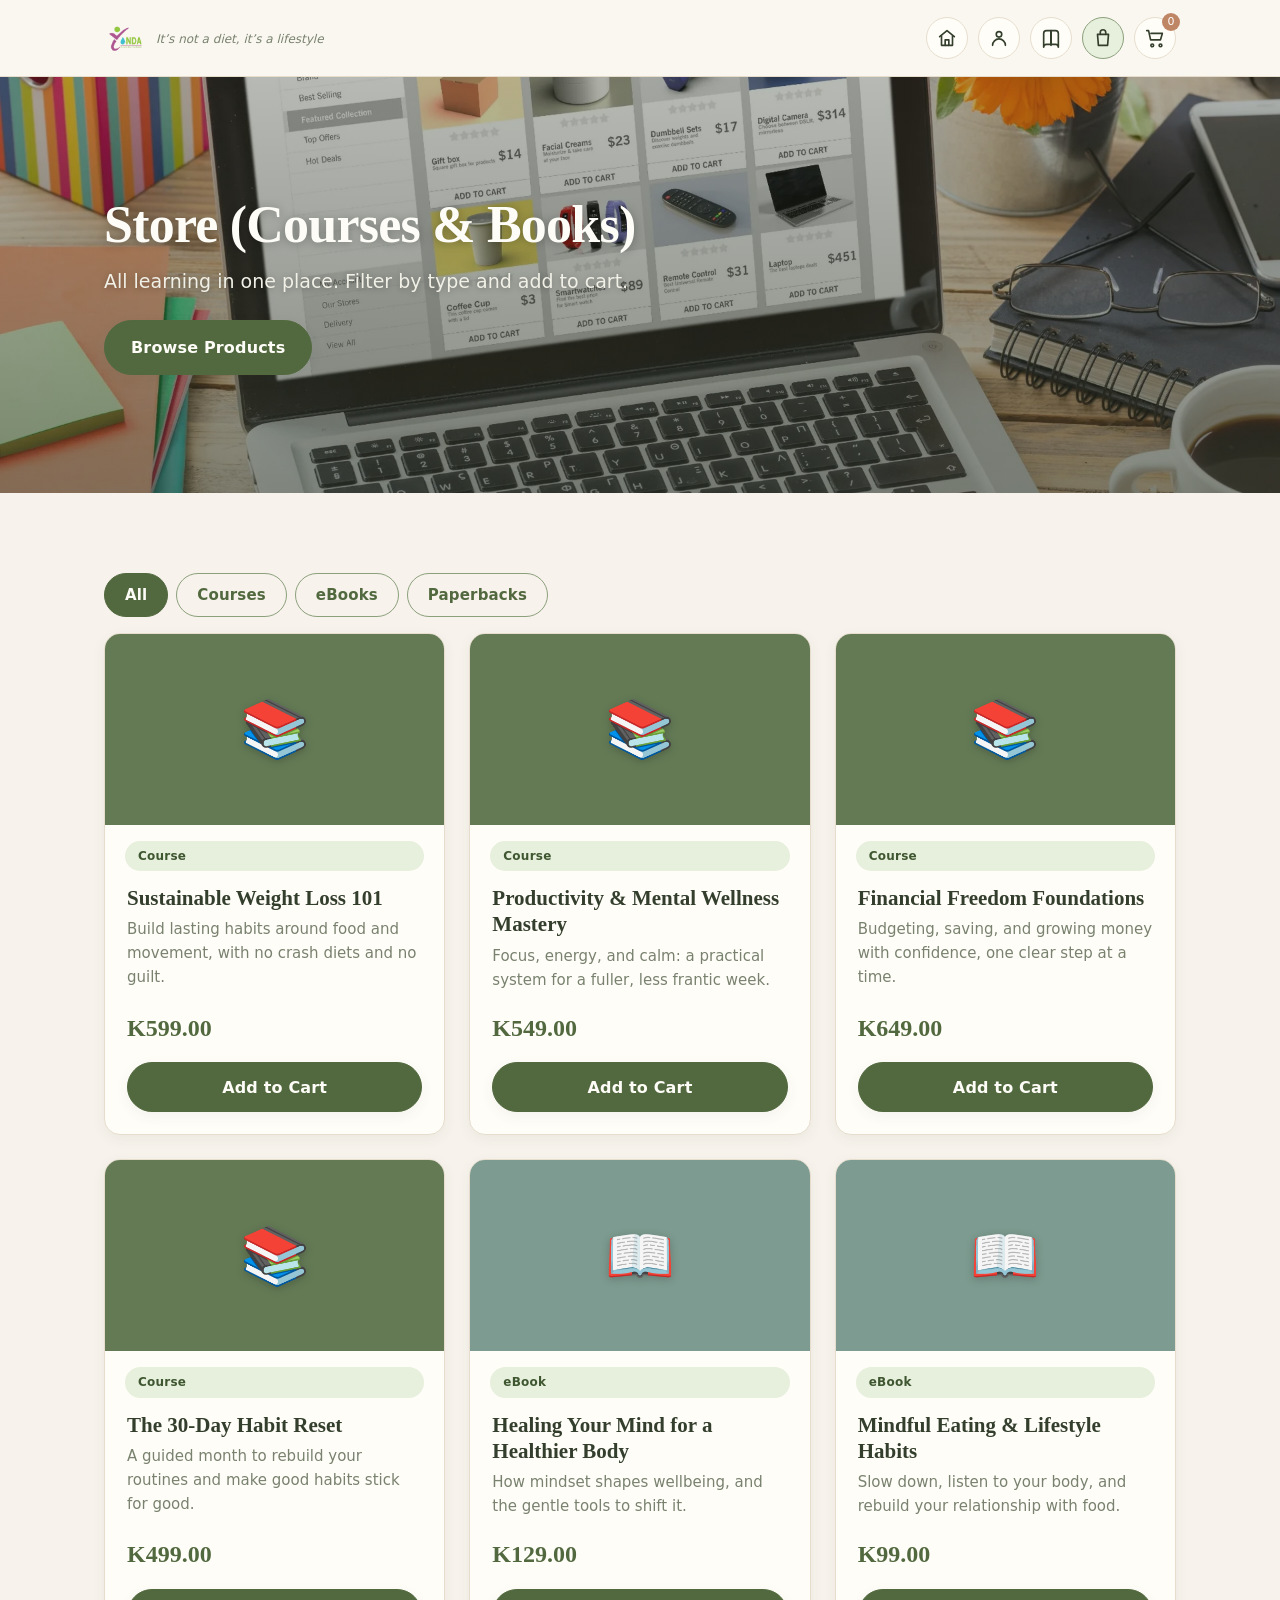
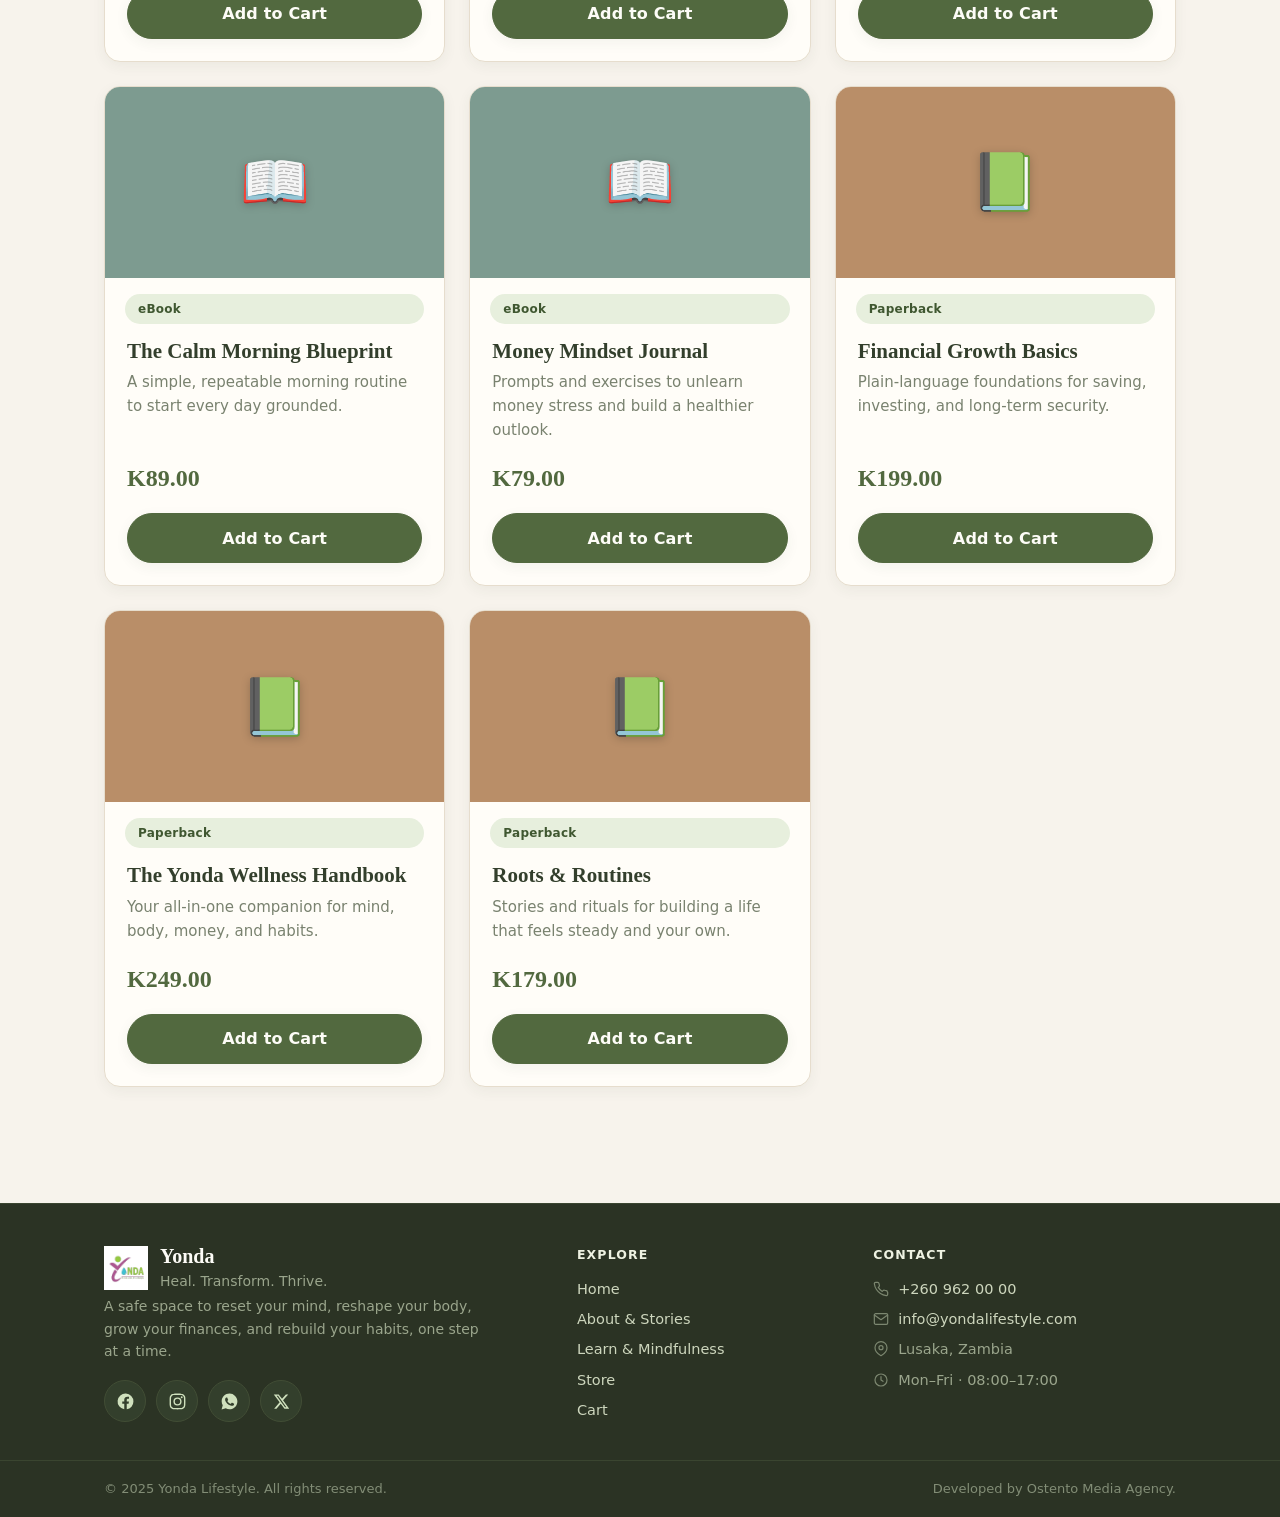
<file: store.html>
<!DOCTYPE html>
<html lang="en"><head>

  <meta charset="UTF-8">
  <meta name="viewport" content="width=device-width, initial-scale=1.0">
  <title>Store – Yonda</title>
  <meta name="description" content="Browse Yonda courses, eBooks, and paperbacks for holistic wellbeing. Filter by type and add to cart.">
  <link rel="stylesheet" href="styles.css?v=6.8.0">
  <link rel="stylesheet" href="hero-images.css?v=6.8.0">
  <link rel="icon" href="icons/favicon.ico">
  <link rel="icon" type="image/png" sizes="32x32" href="icons/favicon-32x32.png">
  <link rel="icon" type="image/png" sizes="16x16" href="icons/favicon-16x16.png">
  <link rel="apple-touch-icon" href="icons/apple-touch-icon.png">
  <link rel="manifest" href="icons/site.webmanifest">
  <meta name="theme-color" content="#52693f">
  <meta property="og:title" content="Store – Yonda">
  <meta property="og:description" content="Browse Yonda courses, eBooks, and paperbacks for holistic wellbeing. Filter by type and add to cart.">
  <meta property="og:type" content="website">
  <meta property="og:image" content="images/yonda-logo.png">
</head>
<body class="page-store">
<div class="site-wrapper">

  <header class="site-header">
    <div class="container">
      <div class="navbar">
        <div class="brand">
          <img src="images/yonda-logo.png" alt="Yonda logo" class="brand-logo-img" fetchpriority="high">
          <div><span class="brand-tagline">It’s not a diet, it’s a lifestyle</span></div>
        </div>
        <button class="nav-toggle" aria-expanded="false" aria-controls="site-menu" aria-label="Toggle menu"><svg viewBox="0 0 24 24" aria-hidden="true"><path d="M3 6h18M3 12h18M3 18h18" stroke="currentColor" stroke-width="2" stroke-linecap="round"/></svg></button>
        <nav id="site-menu" class="nav-links"><a href="index.html" class="nav-icon" aria-label="Home" title="Home"><svg viewBox="0 0 24 24" aria-hidden="true"><path d="M4 10.5 12 4l8 6.5"/><path d="M6 9.5V20h12V9.5"/><path d="M10 20v-6h4v6"/></svg><span class="sr-only">Home</span></a> <a href="about-stories.html" class="nav-icon" aria-label="About & Stories" title="About & Stories"><svg viewBox="0 0 24 24" aria-hidden="true"><circle cx="12" cy="8" r="3"/><path d="M5 20a7 7 0 0 1 14 0"/></svg><span class="sr-only">About & Stories</span></a> <a href="learn-mindfulness.html" class="nav-icon" aria-label="Learn & Mindfulness" title="Learn & Mindfulness"><svg viewBox="0 0 24 24" aria-hidden="true"><path d="M12 6v14"/><path d="M4 7a3 3 0 0 1 3-3h5v15H7a3 3 0 0 0-3 3z"/><path d="M20 7a3 3 0 0 0-3-3h-5v15h5a3 3 0 0 1 3 3z"/></svg><span class="sr-only">Learn & Mindfulness</span></a> <a href="store.html" class="nav-icon active" aria-label="Store (Courses & Books)" title="Store (Courses & Books)"><svg viewBox="0 0 24 24" aria-hidden="true"><path d="M6 8h12l-1 12H7L6 8z"/><path d="M9 8V6a3 3 0 1 1 6 0v2"/></svg><span class="sr-only">Store (Courses & Books)</span></a> <a href="cart.html" class="nav-icon" aria-label="Cart" title="Cart"><svg viewBox="0 0 24 24" aria-hidden="true"><circle cx="9" cy="20" r="1.5"/><circle cx="18" cy="20" r="1.5"/><path d="M3 4h2l2.2 10h10.8l2-7H7.6"/></svg><span id="cart-count" class="cart-badge">0</span><span class="sr-only">Cart</span></a></nav>
      </div>
    </div>
  </header>

<main>

<section class="hero">
  <div class="container">
    <div class="hero-content">
      <h1 class="hero-title">Store (Courses & Books)</h1>
      <p class="hero-subtitle">All learning in one place. Filter by type and add to cart.</p>
      <div class="hero-actions">
        <a href="#product-grid" class="btn btn-primary">Browse Products</a>
      </div>
    </div>
  </div>
</section>

<section class="section"><div class="container"><div style="display:flex;gap:.5rem;flex-wrap:wrap;margin-bottom:1rem;"><button class="btn btn-outline" data-filter="all">All</button><button class="btn btn-outline" data-filter="course">Courses</button><button class="btn btn-outline" data-filter="ebook">eBooks</button><button class="btn btn-outline" data-filter="book">Paperbacks</button></div><div id="product-grid" class="grid grid-3"></div></div></section>
</main>

<footer class="site-footer" role="contentinfo">
  <div class="footer-top">
    <div class="container footer-grid">

      <div class="footer-brand">
        <div class="footer-brand-head">
          <img src="images/yonda-footer.webp" alt="Yonda" loading="lazy" decoding="async" width="48" height="48">
          <div>
            <h4>Yonda</h4>
            <p>Heal. Transform. Thrive.</p>
          </div>
        </div>
        <p class="footer-blurb">A safe space to reset your mind, reshape your body, grow your finances, and rebuild your habits, one step at a time.</p>
        <div class="footer-social">
          <a href="#" aria-label="Yonda on Facebook" title="Facebook"><svg viewBox="0 0 24 24" aria-hidden="true"><path d="M22 12a10 10 0 1 0-11.56 9.88v-6.99H7.9V12h2.54V9.8c0-2.5 1.49-3.89 3.78-3.89 1.09 0 2.24.2 2.24.2v2.46h-1.26c-1.24 0-1.63.77-1.63 1.56V12h2.78l-.44 2.89h-2.34v6.99A10 10 0 0 0 22 12z"/></svg></a>
          <a href="#" aria-label="Yonda on Instagram" title="Instagram"><svg viewBox="0 0 24 24" aria-hidden="true"><path fill-rule="evenodd" clip-rule="evenodd" d="M12 2c-2.7 0-3.05.01-4.12.06-1.06.05-1.79.22-2.43.47-.66.26-1.22.6-1.77 1.15-.55.55-.9 1.11-1.15 1.77-.25.64-.42 1.37-.47 2.43C2.01 8.95 2 9.3 2 12s.01 3.05.06 4.12c.05 1.06.22 1.79.47 2.43.26.66.6 1.22 1.15 1.77.55.55 1.11.9 1.77 1.15.64.25 1.37.42 2.43.47C8.95 21.99 9.3 22 12 22s3.05-.01 4.12-.06c1.06-.05 1.79-.22 2.43-.47.66-.26 1.22-.6 1.77-1.15.55-.55.9-1.11 1.15-1.77.25-.64.42-1.37.47-2.43.05-1.07.06-1.42.06-4.12s-.01-3.05-.06-4.12c-.05-1.06-.22-1.79-.47-2.43a4.9 4.9 0 0 0-1.15-1.77 4.9 4.9 0 0 0-1.77-1.15c-.64-.25-1.37-.42-2.43-.47C15.05 2.01 14.7 2 12 2zm0 1.8c2.67 0 2.98.01 4.04.06.97.04 1.5.21 1.85.35.47.18.8.4 1.15.75.35.35.57.68.75 1.15.14.35.31.88.35 1.85.05 1.06.06 1.37.06 4.04s-.01 2.98-.06 4.04c-.04.97-.21 1.5-.35 1.85-.18.47-.4.8-.75 1.15-.35.35-.68.57-1.15.75-.35.14-.88.31-1.85.35-1.06.05-1.37.06-4.04.06s-2.98-.01-4.04-.06c-.97-.04-1.5-.21-1.85-.35a3.1 3.1 0 0 1-1.15-.75 3.1 3.1 0 0 1-.75-1.15c-.14-.35-.31-.88-.35-1.85-.05-1.06-.06-1.37-.06-4.04s.01-2.98.06-4.04c.04-.97.21-1.5.35-1.85.18-.47.4-.8.75-1.15.35-.35.68-.57 1.15-.75.35-.14.88-.31 1.85-.35C9.02 3.81 9.33 3.8 12 3.8zm0 3.06A5.14 5.14 0 1 0 12 17.14 5.14 5.14 0 0 0 12 6.86zm0 8.48A3.34 3.34 0 1 1 12 8.66a3.34 3.34 0 0 1 0 6.68zm6.54-8.68a1.2 1.2 0 1 1-2.4 0 1.2 1.2 0 0 1 2.4 0z"/></svg></a>
          <a href="#" aria-label="Yonda on WhatsApp" title="WhatsApp"><svg viewBox="0 0 24 24" aria-hidden="true"><path d="M12.04 2C6.58 2 2.13 6.45 2.13 11.91c0 1.75.46 3.46 1.32 4.96L2 22l5.25-1.38a9.9 9.9 0 0 0 4.79 1.22h.01c5.46 0 9.91-4.45 9.91-9.91 0-2.65-1.03-5.14-2.9-7.02A9.82 9.82 0 0 0 12.04 2zm5.6 14.14c-.24.67-1.4 1.28-1.92 1.32-.49.05-.98.24-3.35-.7-2.83-1.12-4.62-4.02-4.76-4.21-.14-.19-1.14-1.52-1.14-2.9 0-1.38.72-2.06.98-2.34.26-.28.56-.35.75-.35.19 0 .37 0 .54.01.17.01.4-.07.63.48.24.56.8 1.94.87 2.08.07.14.12.3.02.49-.09.19-.14.3-.28.47-.14.16-.29.36-.42.49-.14.14-.28.28-.12.56.16.28.72 1.19 1.55 1.93 1.07.95 1.97 1.25 2.25 1.39.28.14.44.12.6-.07.16-.19.69-.81.87-1.09.18-.28.37-.23.63-.14.26.09 1.64.77 1.92.91.28.14.47.21.54.33.07.12.07.67-.17 1.34z"/></svg></a>
          <a href="#" aria-label="Yonda on X" title="X"><svg viewBox="0 0 24 24" aria-hidden="true"><path d="M17.53 3H20.5l-6.5 7.43L21.75 21h-6l-4.7-6.14L5.66 21H2.69l6.96-7.95L2.25 3h6.15l4.25 5.62L17.53 3zm-1.05 16.2h1.65L7.6 4.71H5.83l10.65 14.49z"/></svg></a>
        </div>
      </div>

      <nav class="footer-col" aria-label="Footer navigation">
        <h5 class="footer-heading">Explore</h5>
        <ul class="footer-links">
          <li><a href="index.html">Home</a></li>
          <li><a href="about-stories.html">About &amp; Stories</a></li>
          <li><a href="learn-mindfulness.html">Learn &amp; Mindfulness</a></li>
          <li><a href="store.html">Store</a></li>
          <li><a href="cart.html">Cart</a></li>
        </ul>
      </nav>

      <div class="footer-col">
        <h5 class="footer-heading">Contact</h5>
        <ul class="footer-links">
          <li><svg viewBox="0 0 24 24" aria-hidden="true"><path d="M22 16.9v3a2 2 0 0 1-2.2 2 19.8 19.8 0 0 1-8.6-3.1 19.5 19.5 0 0 1-6-6A19.8 19.8 0 0 1 2 4.2 2 2 0 0 1 4 2h3a2 2 0 0 1 2 1.7c.1.9.3 1.8.6 2.6a2 2 0 0 1-.5 2.1L7.9 9.6a16 16 0 0 0 6 6l1.2-1.2a2 2 0 0 1 2.1-.5c.8.3 1.7.5 2.6.6a2 2 0 0 1 1.7 2z"/></svg><a href="tel:+260962000000">+260 962 00 00</a></li>
          <li><svg viewBox="0 0 24 24" aria-hidden="true"><path d="M4 4h16a2 2 0 0 1 2 2v12a2 2 0 0 1-2 2H4a2 2 0 0 1-2-2V6a2 2 0 0 1 2-2z"/><path d="m22 6-10 7L2 6"/></svg><a href="mailto:info@yondalifestyle.com">info@yondalifestyle.com</a></li>
          <li><svg viewBox="0 0 24 24" aria-hidden="true"><path d="M21 10c0 7-9 12-9 12s-9-5-9-12a9 9 0 0 1 18 0z"/><circle cx="12" cy="10" r="3"/></svg>Lusaka, Zambia</li>
          <li><svg viewBox="0 0 24 24" aria-hidden="true"><circle cx="12" cy="12" r="9"/><path d="M12 7v5l3 2"/></svg>Mon–Fri · 08:00–17:00</li>
        </ul>
      </div>

    </div>
  </div>
  <div class="footer-bottom">
    <div class="container footer-bottom-inner">
      <div>© 2025 Yonda Lifestyle. All rights reserved.</div>
      <div>Developed by Ostento Media Agency.</div>
    </div>
  </div>
</footer>

</div>
<script src="products.js" defer></script><script src="site.js" defer></script><script src="store.js" defer></script>
<script src="menu.js" defer></script>
</body></html>
</file>
<file: styles.css>
/* ============================================================
   Yonda — wellness aesthetic, mobile-first (v6.8.0)
   Warm cream canvas · serif display · soft sage & clay
   ============================================================ */

:root{
  /* Surfaces */
  --cream:#f7f3ec;
  --cream-2:#fbf8f2;
  --sand:#eee7db;
  --paper:#fffdf8;

  /* Greens */
  --forest:#333f2c;
  --forest-ink:#2b3324;
  --sage:#8ba07b;
  --btn:#52693f;
  --btn-hover:#41522f;
  --sage-soft:#e7efdd;
  --tag-text:#3f5730;

  /* Warm accent */
  --clay:#bf8666;
  --clay-soft:#efe1d6;

  /* Ink */
  --text:#434c3c;
  --muted:#79826f;
  --line:#e6ddcd;
  --focus:#8ba07b;

  --serif:ui-serif, Georgia, Cambria, "Times New Roman", serif;
  --sans:system-ui,-apple-system,"Segoe UI",Roboto,Inter,Arial,sans-serif;

  --radius:16px;
  --radius-lg:22px;
  --shadow:0 10px 30px rgba(51,63,44,.08);
  --shadow-sm:0 4px 14px rgba(51,63,44,.06);
}

*{box-sizing:border-box}
html{scroll-behavior:smooth}
html,body{height:100%}
body{
  margin:0;
  font:400 16.5px/1.7 var(--sans);
  color:var(--text); background:var(--cream);
  -webkit-font-smoothing:antialiased;
}
img{max-width:100%; height:auto}
a{color:var(--btn)}
::selection{background:var(--sage-soft)}

/* -------- Layout core (mobile-first) -------- */
.site-wrapper{display:flex; min-height:100vh; flex-direction:column}
main{flex:1 0 auto}
.container{width:100%; max-width:1120px; margin:0 auto; padding:0 20px}
.section{padding:52px 0}
.section--soft{background:var(--sand)}
.section-heading{
  margin:0 0 8px; font-family:var(--serif); font-weight:600;
  font-size:28px; line-height:1.18; letter-spacing:-.01em; color:var(--forest);
}
.section-subtitle{margin:0 0 20px; color:var(--muted); font-size:16.5px}
.lead{font-size:19px; line-height:1.7; color:var(--text); max-width:720px; margin:0 0 10px}
.stack > * + *{margin-top:14px}

/* -------- Header (frosted cream) -------- */
.site-header{
  position:sticky; top:0; z-index:20;
  background:rgba(251,248,242,.82);
  -webkit-backdrop-filter:saturate(140%) blur(10px);
  backdrop-filter:saturate(140%) blur(10px);
  border-bottom:1px solid var(--line);
}
.navbar{display:flex; align-items:center; justify-content:space-between; gap:12px; min-height:66px}
.brand{display:flex; align-items:center; gap:10px}
.brand-logo-img{width:42px; height:42px; object-fit:contain}
.brand-name{font-family:var(--serif); font-weight:600; letter-spacing:.2px}
.brand-tagline{font-size:12px; color:var(--muted); font-style:italic}

/* Nav — mobile-first: toggle + collapsible */
.nav-toggle{
  display:inline-flex; align-items:center; justify-content:center;
  width:44px; height:44px; border-radius:999px;
  background:var(--paper); border:1px solid var(--line); color:var(--forest);
  cursor:pointer; transition:border-color .2s, background-color .2s;
}
.nav-toggle:hover{ border-color:var(--sage) }
.nav-toggle svg{ width:24px; height:24px }

.nav-links{
  display:none; width:100%; margin-top:8px;
  background:var(--cream-2); border:1px solid var(--line); border-radius:16px; padding:8px;
  flex-wrap:wrap; gap:8px;
}
body.nav-open .nav-links{ display:flex }

.nav-icon{
  position:relative; display:inline-flex; align-items:center; justify-content:center;
  width:44px; height:44px; border-radius:999px;
  background:var(--paper); border:1px solid var(--line); transition:border-color .2s, background-color .2s;
}
.nav-icon:hover{ border-color:var(--sage) }
.nav-icon svg{ width:22px; height:22px; stroke:var(--forest); stroke-width:1.8; fill:none; stroke-linecap:round; stroke-linejoin:round }
.nav-icon.active{ background:var(--sage-soft); border-color:var(--sage) }
.cart-badge{
  position:absolute; top:-5px; right:-5px; min-width:18px; height:18px;
  background:var(--clay); color:#fff; font-size:11px; border-radius:999px;
  display:inline-flex; align-items:center; justify-content:center; padding:0 5px;
}

/* -------- Hero -------- */
.hero{position:relative; padding:64px 0; background:#dfe6d6 center/cover no-repeat}
.hero::after{content:""; position:absolute; inset:0; background:linear-gradient(180deg, rgba(43,51,36,.34), rgba(43,51,36,.58))}
.hero .container{position:relative; z-index:1}
.hero-content{max-width:720px}
.hero-title{
  font-family:var(--serif); font-weight:600;
  font-size:34px; line-height:1.14; letter-spacing:-.015em; margin:0 0 12px;
  color:#fdfcf7; text-shadow:0 1px 10px rgba(0,0,0,.28);
}
.hero-subtitle{margin:0 0 22px; color:#f1f0e6; font-size:17.5px; line-height:1.65; text-shadow:0 1px 6px rgba(0,0,0,.28)}
.hero-actions{display:flex; flex-wrap:wrap; gap:12px}

/* -------- Buttons (soft pills) -------- */
.btn{
  display:inline-flex; align-items:center; justify-content:center; gap:8px;
  min-height:50px; padding:13px 26px;
  border-radius:999px; border:1.5px solid transparent;
  font-family:var(--sans); font-weight:600; font-size:16px; letter-spacing:.01em;
  text-decoration:none; cursor:pointer;
  transition:background-color .18s ease, border-color .18s ease, color .18s ease, transform .18s ease, box-shadow .18s ease;
}
.btn:active{ transform:translateY(1px) }
.btn:focus-visible{ outline:3px solid var(--focus); outline-offset:2px }
.btn-primary{ background:var(--btn); color:#fdfcf7; border-color:var(--btn); box-shadow:var(--shadow-sm) }
.btn-primary:hover{ background:var(--btn-hover); border-color:var(--btn-hover) }
.btn-outline{ background:transparent; color:var(--btn); border-color:var(--sage) }
.btn-outline:hover{ background:var(--sage-soft); border-color:var(--btn) }
.btn-block{ width:100% }

/* -------- Grid & generic cards -------- */
.grid{display:grid; gap:20px; grid-template-columns:1fr}
.card{
  background:var(--paper); border:1px solid var(--line); border-radius:var(--radius);
  overflow:hidden; box-shadow:var(--shadow-sm);
}
.card-tag{
  display:inline-block; background:var(--sage-soft); color:var(--tag-text);
  padding:5px 13px; border-radius:999px; font-size:12px; font-weight:600;
  letter-spacing:.02em; margin:16px 16px 0;
}
.card-title{margin:12px 16px; font-family:var(--serif); font-size:20px; line-height:1.25; color:var(--forest); font-weight:600}
.card-body{margin:0 16px 16px; color:var(--text)}
.card-image-placeholder{
  display:flex; align-items:center; justify-content:center;
  width:100%; aspect-ratio:16/10; background:var(--sage-soft); border-bottom:1px solid var(--line);
  color:var(--sage); font-size:40px;
}
.card-image-placeholder::before{ content:"🌿" }

/* -------- Product cards (chunky, calm) -------- */
.product-card{display:flex; flex-direction:column; transition:border-color .18s ease, box-shadow .18s ease, transform .18s ease}
.product-card:hover{ border-color:var(--sage); box-shadow:var(--shadow); transform:translateY(-3px) }
.product-cover{
  display:flex; align-items:center; justify-content:center;
  aspect-ratio:16/9; width:100%; color:#fff;
}
.product-cover .product-emoji{ font-size:56px; line-height:1; filter:drop-shadow(0 2px 4px rgba(0,0,0,.2)) }
.product-cover--course{ background:#647a55 }
.product-cover--ebook{ background:#7d9b90 }
.product-cover--book{ background:#b98e68 }
.product-info{display:flex; flex-direction:column; flex:1; padding:0 4px 4px}
.product-title{margin:14px 18px 6px; font-family:var(--serif); font-size:21px; line-height:1.25; color:var(--forest); font-weight:600}
.product-blurb{margin:0 18px 16px; color:var(--muted); font-size:15px; line-height:1.6}
.product-foot{margin-top:auto; padding:0 18px 18px}
.product-price{display:block; font-family:var(--serif); font-size:24px; font-weight:600; color:var(--btn); margin-bottom:14px}

/* -------- Two column -------- */
.two-column{display:grid; grid-template-columns:1fr; gap:22px}
.two-column > aside{align-self:start}
.aside-sticky{position:static}

/* -------- Forms -------- */
.fieldset{background:var(--paper); border:1px solid var(--line); border-radius:var(--radius); padding:18px; box-shadow:var(--shadow-sm)}
.legend{font-family:var(--serif); font-weight:600; font-size:18px; margin:2px 0 14px; color:var(--forest)}
.form{display:block}
.form-grid-2{display:grid; grid-template-columns:1fr; gap:14px}
.label{display:block; font-size:13px; color:var(--text); margin-bottom:6px; font-weight:600}
.input,.textarea{
  width:100%; background:var(--cream-2); border:1px solid var(--line); border-radius:12px;
  padding:13px 14px; font-size:16px; color:var(--text); font-family:var(--sans); outline:0;
  transition:box-shadow .15s, border-color .15s, background-color .15s;
}
.input:focus,.textarea:focus{ border-color:var(--sage); background:var(--paper); box-shadow:0 0 0 3px rgba(139,160,123,.25) }
.textarea{resize:vertical}
.help{font-size:12.5px; color:var(--muted); margin-top:6px}
.radio-row{display:flex; gap:9px; flex-wrap:wrap}
.radio-pill{
  display:inline-flex; align-items:center; gap:8px; padding:11px 16px;
  background:var(--paper); border:1.5px solid var(--line); border-radius:999px; cursor:pointer;
  font-weight:500; transition:border-color .15s, background-color .15s, color .15s;
}
.radio-pill:hover{ border-color:var(--sage) }
.radio-pill:has(input:checked){ background:var(--sage-soft); border-color:var(--btn); color:var(--forest) }
.radio-pill input{ accent-color:var(--btn) }

/* -------- Store filters, cart & checkout -------- */
.btn[data-filter]{padding:10px 20px; min-height:44px; font-size:15px}
.btn[data-filter][aria-pressed="true"]{ background:var(--btn); color:#fdfcf7; border-color:var(--btn) }
.btn-added{ background:var(--btn-hover); color:#fdfcf7; border-color:var(--btn-hover); cursor:default }

.cart-row{ padding:16px 18px; margin-bottom:12px }
.cart-row strong{ font-family:var(--serif); font-size:18px; color:var(--forest); font-weight:600 }
.qty-input{
  width:74px; margin:0 6px; padding:8px; text-align:center;
  background:var(--cream-2); border:1px solid var(--line); border-radius:10px; font-size:15px;
}
.qty-input:focus{ outline:0; border-color:var(--sage); box-shadow:0 0 0 3px rgba(139,160,123,.25) }
.cart-remove{ float:right; padding:8px 14px; min-height:auto }

.summary-row{ display:flex; justify-content:space-between; font-size:18px }
.summary-row strong{ font-family:var(--serif); color:var(--forest) }
.summary-line{ display:flex; justify-content:space-between; margin:8px 0 }

/* -------- Form validation -------- */
.input-error{ border-color:#c0553f !important; box-shadow:0 0 0 3px rgba(192,85,63,.16) !important }
.form-error{
  margin:0 0 .9rem; padding:12px 15px;
  background:#f6e6df; border:1px solid #e2b7a6; border-radius:12px;
  color:#8f3a26; font-size:14px; line-height:1.5; font-weight:500;
}

/* -------- Info card -------- */
.info-card .info-row{
  display:flex; align-items:flex-start; gap:11px; padding:15px 17px; border-top:1px solid var(--line);
}
.info-card .info-row:first-child{ border-top:none }
.info-card .info-row svg{
  width:18px; height:18px; flex:0 0 18px;
  stroke:var(--sage); stroke-width:1.8; fill:none; stroke-linecap:round; stroke-linejoin:round; margin-top:3px;
}
.info-card .info-text{ margin:0; color:var(--muted); line-height:1.5 }

/* ============================================================
   Content components — About & Learn
   ============================================================ */
/* Feature / pillar cards */
.feature{padding:22px}
.feature-icon{
  display:inline-flex; align-items:center; justify-content:center;
  width:54px; height:54px; border-radius:16px;
  background:var(--sage-soft); font-size:27px; margin-bottom:14px;
}
.feature h3{margin:0 0 6px; font-family:var(--serif); font-size:19px; color:var(--forest); font-weight:600}
.feature p{margin:0; color:var(--muted)}

/* Stats band */
.stats{display:grid; grid-template-columns:repeat(2,1fr); gap:18px}
.stat{text-align:center; padding:14px}
.stat-num{display:block; font-family:var(--serif); font-size:34px; font-weight:600; color:var(--btn); line-height:1.1}
.stat-label{display:block; margin-top:6px; font-size:14px; color:var(--muted)}

/* Quote / testimonial cards */
.quote-card{padding:22px; display:flex; flex-direction:column; gap:14px}
.quote-text{margin:0; font-size:16.5px; line-height:1.65; color:var(--text)}
.quote-text::before{content:"\201C"; font-family:var(--serif); color:var(--sage); font-size:40px; line-height:0; vertical-align:-10px; margin-right:3px}
.quote-meta{display:flex; align-items:center; gap:12px; margin-top:auto}
.quote-avatar{
  width:46px; height:46px; border-radius:999px; flex:0 0 46px;
  display:flex; align-items:center; justify-content:center;
  background:var(--btn); color:#fdfcf7; font-family:var(--serif); font-weight:600; font-size:18px;
}
.quote-name{font-weight:700; color:var(--forest)}
.quote-role{font-size:13px; color:var(--muted)}

/* Article cards */
.thumb{aspect-ratio:16/9; display:flex; align-items:center; justify-content:center; font-size:44px; color:#fff}
.thumb--a{background:#647a55}
.thumb--b{background:#7d9b90}
.thumb--c{background:#b98e68}
.thumb--d{background:#9a9f6f}
.card-excerpt{margin:0 16px 14px; color:var(--muted); font-size:15px; line-height:1.6}
.card-link{display:inline-block; margin:0 16px 18px; font-weight:600; color:var(--btn); text-decoration:none}
.card-link:hover{color:var(--clay); text-decoration:underline}
.card-link::after{content:" \2192"}

/* Topic pills */
.pill-list{display:flex; flex-wrap:wrap; gap:9px; margin:0; padding:0; list-style:none}
.pill-list li{
  padding:9px 16px; border-radius:999px; background:var(--paper); border:1px solid var(--line);
  color:var(--tag-text); font-size:14px; font-weight:500;
}

/* Numbered "try this" steps */
.steps{list-style:none; counter-reset:step; margin:0; padding:0}
.steps li{position:relative; padding:0 0 18px 48px; counter-increment:step; color:var(--muted)}
.steps li:last-child{padding-bottom:0}
.steps li::before{
  content:counter(step); position:absolute; left:0; top:-2px;
  width:34px; height:34px; border-radius:999px; background:var(--sage-soft); color:var(--forest);
  display:flex; align-items:center; justify-content:center; font-family:var(--serif); font-weight:600; font-size:16px;
}
.steps li strong{display:block; color:var(--forest); margin-bottom:2px}

/* Value list */
.value-list{margin:0; padding-left:20px; color:var(--muted)}
.value-list li{margin:9px 0}
.value-list li::marker{color:var(--sage)}

/* CTA band */
.cta{background:var(--forest); color:#f3f1e7; border-radius:var(--radius-lg); padding:32px 22px; text-align:center}
.cta h2{margin:0 0 10px; font-family:var(--serif); font-weight:600; color:#fdfcf7; font-size:27px}
.cta p{margin:0 auto 20px; color:#d9ddca; max-width:560px}
.cta-actions{display:flex; flex-wrap:wrap; gap:12px; justify-content:center}
.cta .btn-primary{background:var(--clay); border-color:var(--clay); color:#fff}
.cta .btn-primary:hover{background:#a9744f; border-color:#a9744f}
.cta .btn-outline{background:transparent; color:#fdfcf7; border-color:rgba(253,252,247,.5)}
.cta .btn-outline:hover{background:rgba(253,252,247,.12); border-color:#fdfcf7}

/* -------- Footer (warm forest) -------- */
.site-footer{margin-top:36px; background:var(--forest-ink); color:#c7cdb9; border-top:1px solid #3a4530}
.site-footer a{color:#cdd6bd; text-decoration:none; transition:color .15s}
.site-footer a:hover{color:#eef2e2; text-decoration:underline}
.site-footer .footer-top{padding:40px 0 30px}
.site-footer .footer-grid{display:grid; grid-template-columns:1fr; gap:30px}

.footer-brand-head{display:flex; gap:12px; align-items:center}
.site-footer .footer-brand img{width:44px; height:44px; object-fit:contain}
.site-footer .footer-brand h4{margin:0; font-family:var(--serif); font-size:20px; line-height:1.2; color:#fdfcf7; font-weight:600}
.site-footer .footer-brand p{margin:2px 0 0; font-size:14px; color:#9aa58c}
.footer-blurb{margin:16px 0 0; font-size:14px; line-height:1.6; color:#9aa58c; max-width:380px}

.footer-social{display:flex; gap:10px; margin-top:18px}
.footer-social a{
  display:inline-flex; align-items:center; justify-content:center;
  width:42px; height:42px; border-radius:999px;
  background:#333f2c; color:#cfe0bd; border:1px solid #414d35;
  transition:background-color .15s, border-color .15s, color .15s, transform .15s;
}
.footer-social a:hover{background:var(--clay); border-color:var(--clay); color:#fff; transform:translateY(-2px); text-decoration:none}
.footer-social svg{width:19px; height:19px; fill:currentColor}

.footer-heading{margin:0 0 14px; font-size:12.5px; letter-spacing:.09em; text-transform:uppercase; color:#eef2e2; font-weight:700}
.footer-links{list-style:none; margin:0; padding:0}
.footer-links li{margin:10px 0; font-size:14.5px; line-height:1.4; color:#9aa58c}
.footer-links li svg{width:16px; height:16px; vertical-align:-3px; margin-right:9px; stroke:#7c8770; stroke-width:1.8; fill:none; stroke-linecap:round; stroke-linejoin:round}

.site-footer .footer-bottom{padding:18px 0; border-top:1px solid #3a4530; font-size:13px; line-height:1.5; color:#828d76}
.footer-bottom-inner{display:flex; justify-content:space-between; gap:8px 20px; flex-wrap:wrap}

/* -------- A11y -------- */
.sr-only{position:absolute; width:1px; height:1px; padding:0; margin:-1px; overflow:hidden; clip:rect(0,0,0,0); white-space:nowrap; border:0}

/* ============================================================
   Tablet — 600px and up
   ============================================================ */
@media (min-width:600px){
  .container{padding:0 24px}
  .section{padding:64px 0}
  .section-heading{font-size:32px}
  .hero{padding:88px 0}
  .hero-title{font-size:44px}
  .hero-subtitle{font-size:19px}
  .grid{gap:24px; grid-template-columns:repeat(2,minmax(0,1fr))}
  .form-grid-2{grid-template-columns:1fr 1fr}
  .stats{grid-template-columns:repeat(4,1fr)}
  .cta{padding:46px}
  .cta h2{font-size:32px}
  .site-footer .footer-grid{grid-template-columns:1fr 1fr; gap:32px}
}

/* ============================================================
   Desktop — 960px and up
   ============================================================ */
@media (min-width:960px){
  .navbar{min-height:76px}
  .nav-toggle{display:none}
  .nav-links{
    display:flex; width:auto; margin-top:0; padding:0;
    background:transparent; border:0; align-items:center; gap:10px;
  }
  .nav-icon{width:42px; height:42px}

  .section{padding:80px 0}
  .section-heading{font-size:36px}
  .hero{padding:118px 0}
  .hero-title{font-size:52px}

  .grid-3{grid-template-columns:repeat(3,minmax(0,1fr))}
  .grid-4{grid-template-columns:repeat(4,minmax(0,1fr))}
  .two-column{grid-template-columns:1fr 340px; gap:32px}
  .aside-sticky{position:sticky; top:96px}
  .site-footer .footer-grid{grid-template-columns:1.7fr 1fr 1.2fr; gap:44px}
}

/* -------- Reduced motion -------- */
@media (prefers-reduced-motion:reduce){
  *{transition:none !important; scroll-behavior:auto !important}
}
</file>
<file: hero-images.css>
body.page-home .hero{background-image:image-set(url('images/hero-wellness-home.webp') type('image/webp'), url('images/hero-wellness-home.jpg') type('image/jpeg'));}
body.page-about .hero{background-image:image-set(url('images/hero-wellness-about.webp') type('image/webp'), url('images/hero-wellness-about.jpg') type('image/jpeg'));}
body.page-learn .hero{background-image:image-set(url('images/hero-wellness-learn.webp') type('image/webp'), url('images/hero-wellness-learn.jpg') type('image/jpeg'));}
body.page-store .hero{background-image:image-set(url('images/hero-wellness-store.webp') type('image/webp'), url('images/hero-wellness-store.jpg') type('image/jpeg'));}
body.page-cart .hero{background-image:image-set(url('images/hero-wellness-cart.webp') type('image/webp'), url('images/hero-wellness-cart.jpg') type('image/jpeg'));}
body.page-checkout .hero{background-image:image-set(url('images/hero-wellness-checkout.webp') type('image/webp'), url('images/hero-wellness-checkout.jpg') type('image/jpeg'));}
</file>
